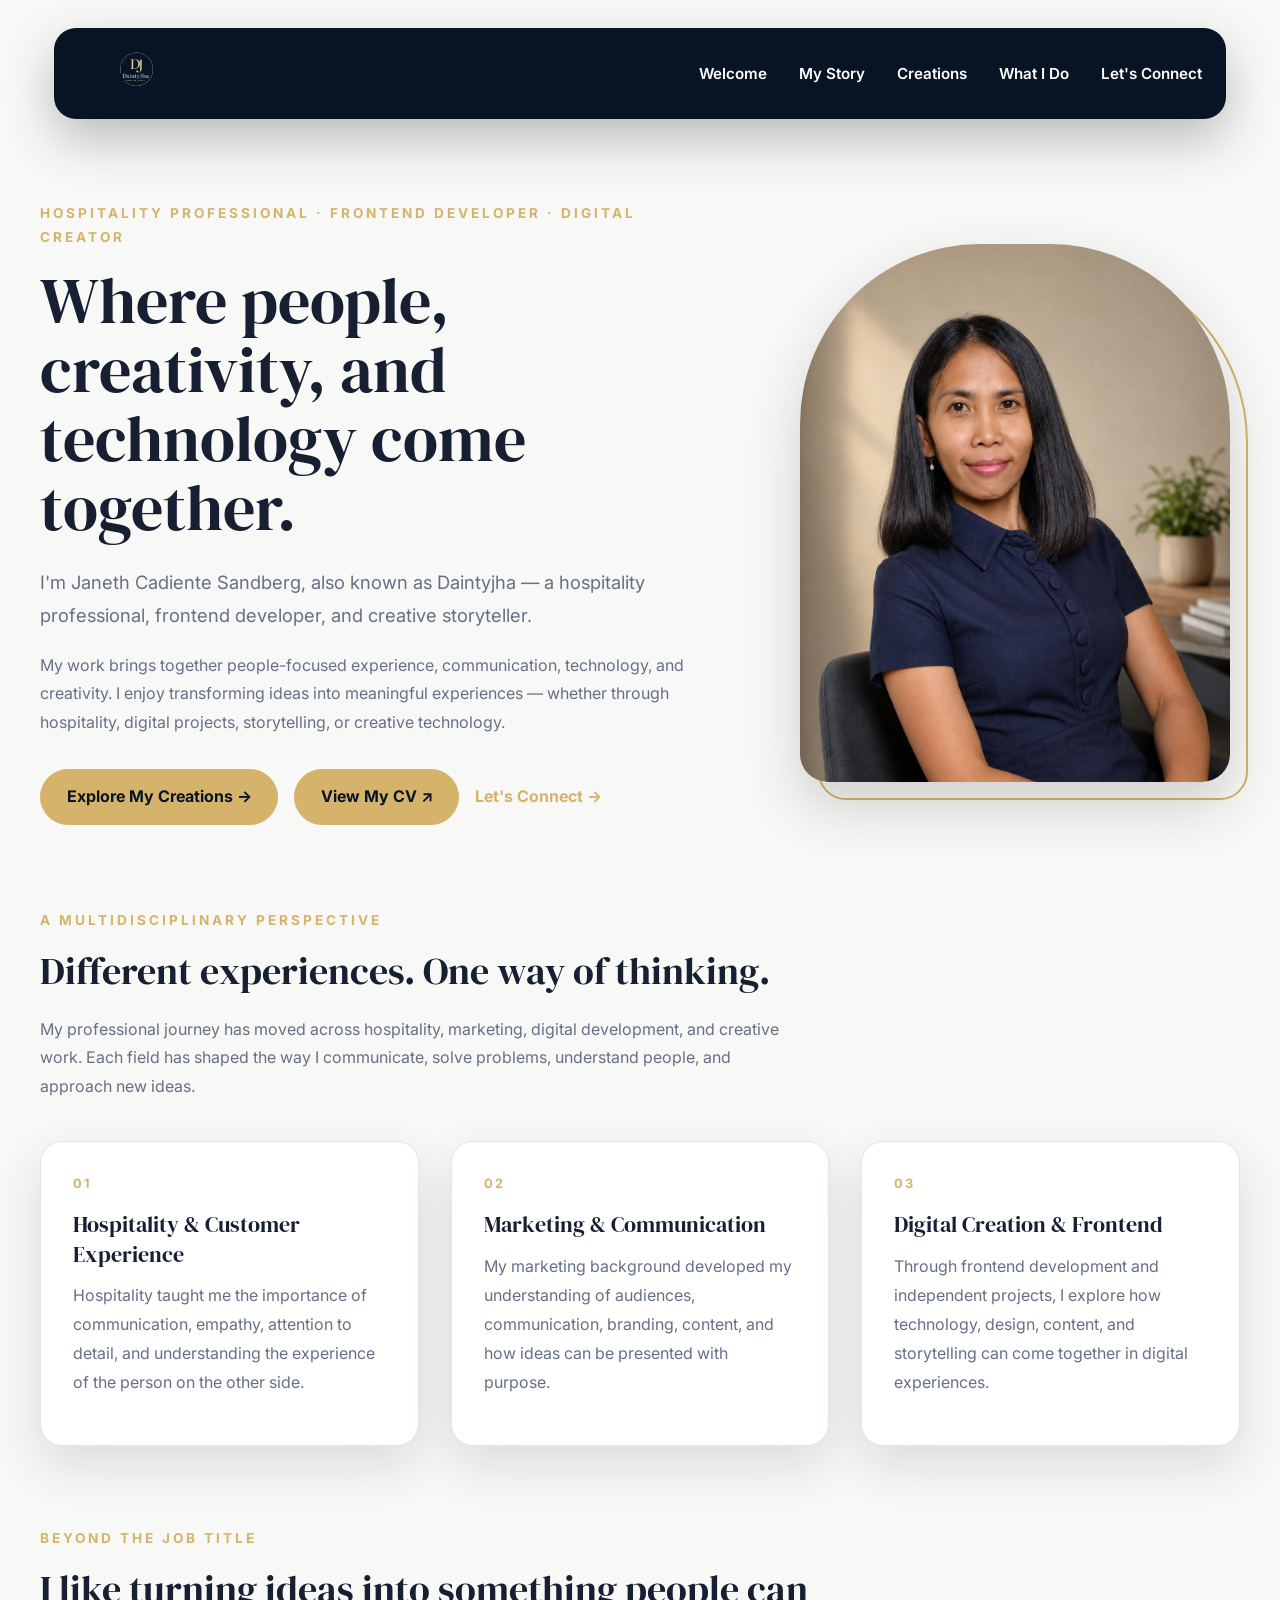
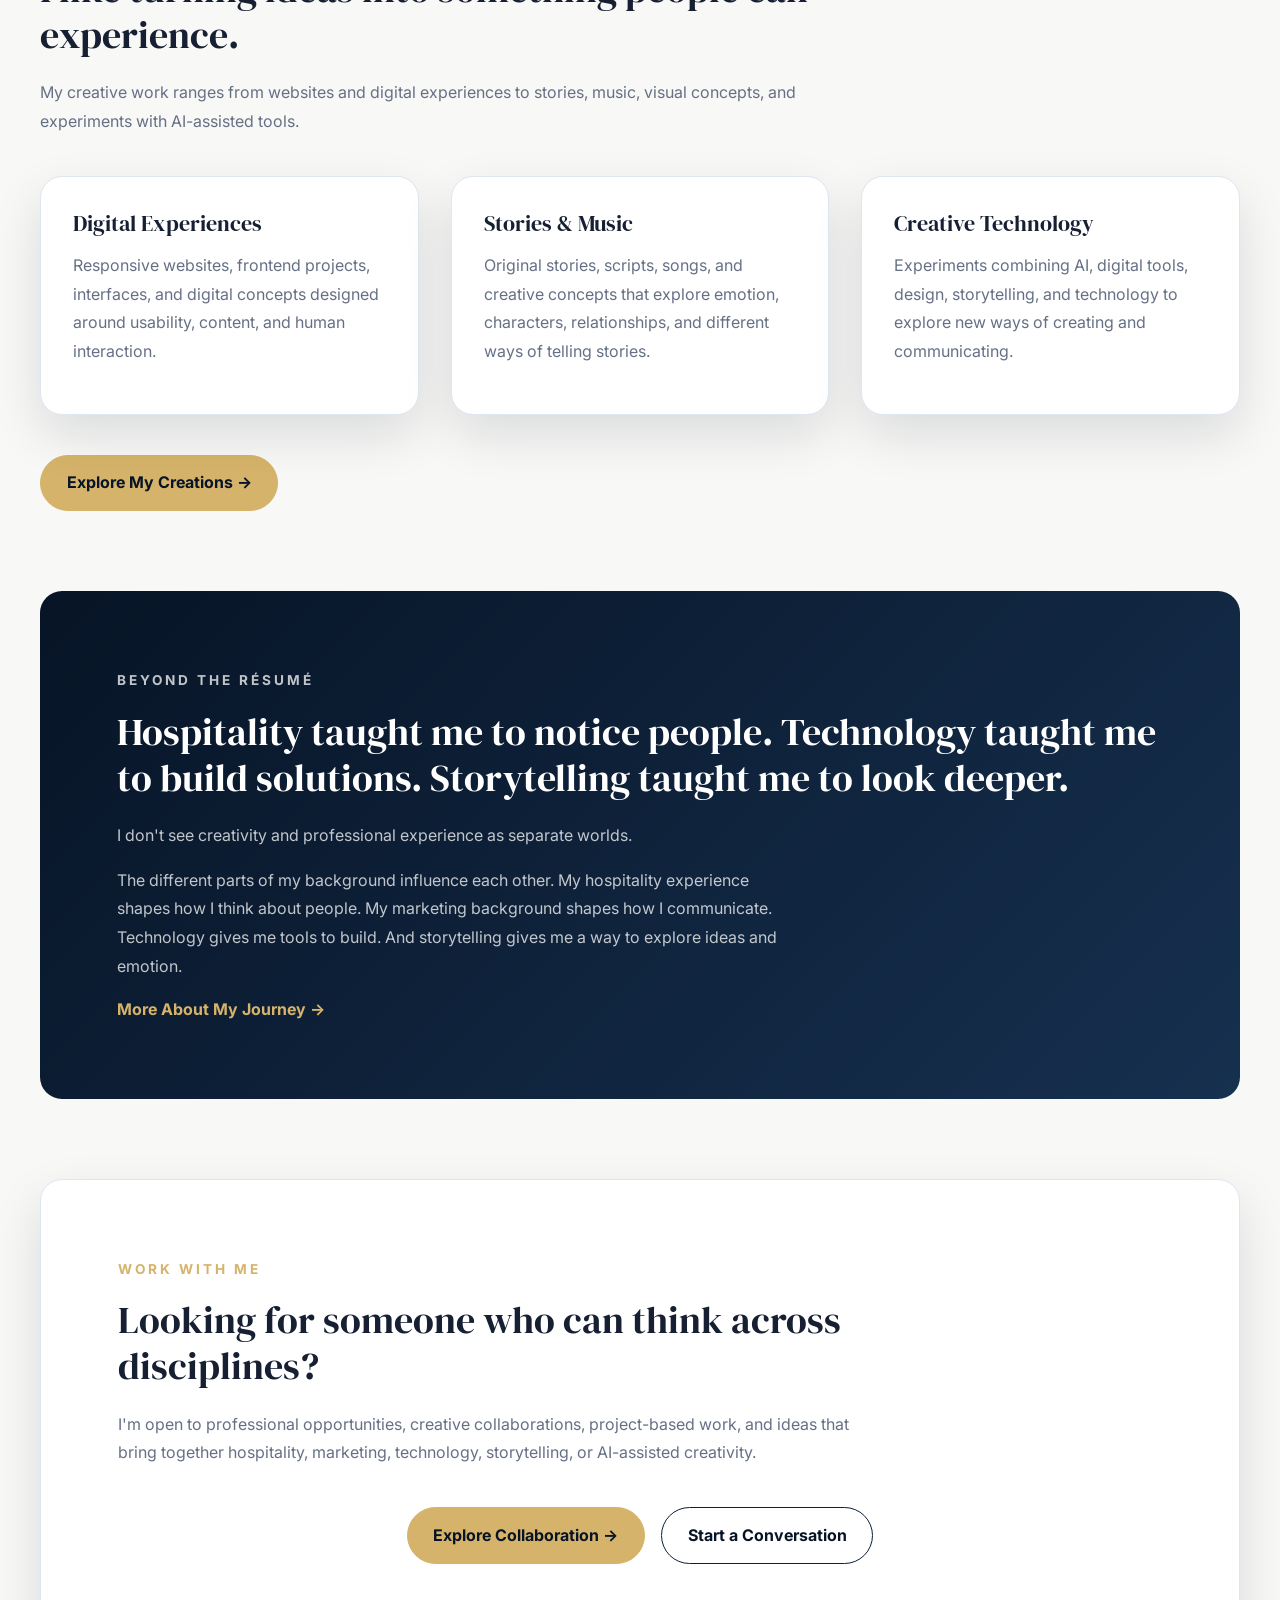
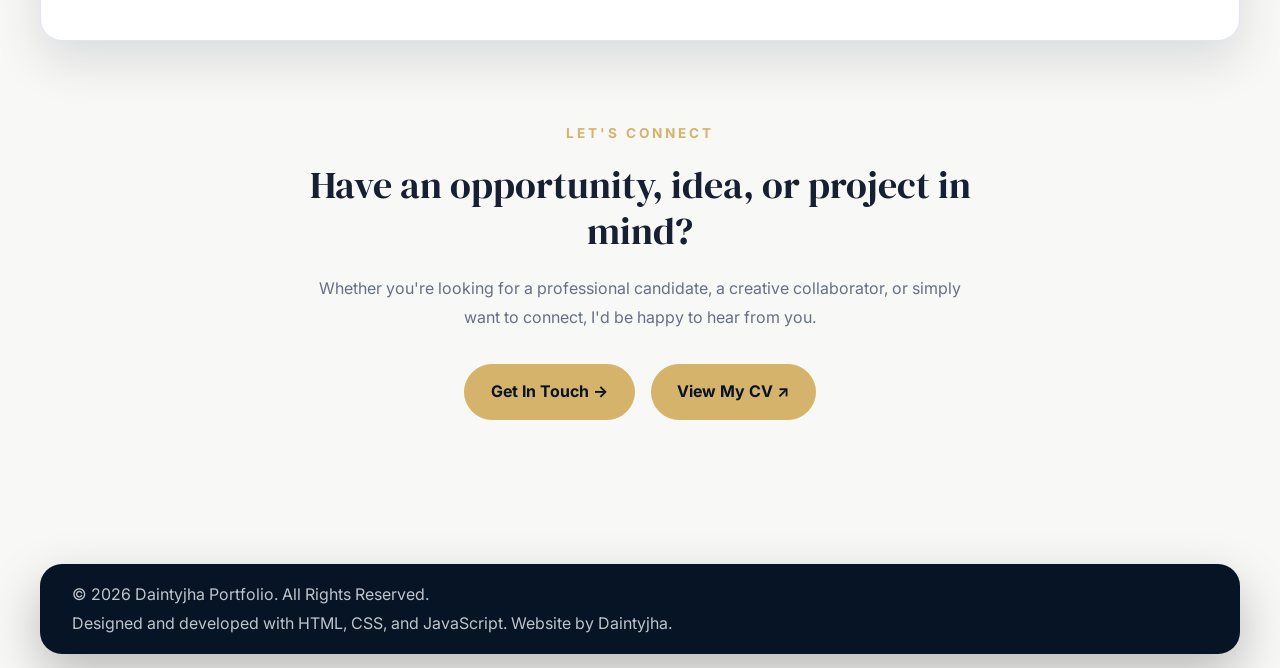
<file: index.html>
<!DOCTYPE html>
<html lang="en">

<head>

    <!-- =========================================
         GOOGLE CONSENT MODE v2
    ========================================== -->

    <script>
        window.dataLayer = window.dataLayer || [];

        function gtag() {
            dataLayer.push(arguments);
        }

        gtag("consent", "default", {
            ad_storage: "denied",
            analytics_storage: "denied",
            ad_user_data: "denied",
            ad_personalization: "denied",
            functionality_storage: "denied",
            personalization_storage: "denied",
            security_storage: "granted",
            wait_for_update: 2000
        });

        gtag("set", "ads_data_redaction", true);
        gtag("set", "url_passthrough", true);
    </script>


    <!-- =========================================
         COOKIEYES
    ========================================== -->

    <script
        id="cookieyes"
        type="text/javascript"
        src="https://cdn-cookieyes.com/client_data/dc407ac7b170aed1c0a980ccf6e65b48/script.js">
    </script>


    <!-- =========================================
         GOOGLE ANALYTICS 4
    ========================================== -->

    <script
        async
        src="https://www.googletagmanager.com/gtag/js?id=G-D48G5HC8G1">
    </script>

    <script>
        gtag("js", new Date());

        gtag("config", "G-D48G5HC8G1");
    </script>


    <!-- =========================================
         BASIC META
    ========================================== -->

    <meta charset="UTF-8">

    <meta
        name="viewport"
        content="width=device-width, initial-scale=1.0"
    >


    <!-- =========================================
         SEO
    ========================================== -->

    <title>
        Janeth Cadiente Sandberg | Hospitality Professional & Frontend Developer
    </title>

    <meta
        name="description"
        content="Learn about Janeth Cadiente Sandberg — a hospitality professional, frontend developer, and creative storyteller creating meaningful digital experiences."
    >

    <meta
        name="author"
        content="Janeth Cadiente Sandberg"
    >


    <!-- =========================================
         GOOGLE FONTS
    ========================================== -->

    <link
        rel="preconnect"
        href="https://fonts.googleapis.com"
    >

    <link
        rel="preconnect"
        href="https://fonts.gstatic.com"
        crossorigin
    >

    <link
        href="https://fonts.googleapis.com/css2?family=Inter:wght@300;400;500;600;700;800&family=DM+Serif+Display&display=swap"
        rel="stylesheet"
    >


    <!-- =========================================
         CSS
    ========================================== -->

    <link
        rel="stylesheet"
        href="style.css"
    >

</head>

<body>

<!-- =========================================
     NAVBAR
========================================== -->

<div id="navbar-container"></div>


<!-- =========================================
     MAIN CONTENT
========================================== -->

<main>


    <!-- =========================================
         HERO
    ========================================== -->

    <section class="hero-with-photo">

        <div class="hero-content">

            <p class="eyebrow">
                Hospitality Professional · Frontend Developer · Digital Creator
            </p>

            <h1>
                Where people, creativity, and technology come together.
            </h1>

            <p class="hero-intro">
                I'm Janeth Cadiente Sandberg, also known as Daintyjha —
                a hospitality professional, frontend developer, and
                creative storyteller.
            </p>

            <p>
                My work brings together people-focused experience,
                communication, technology, and creativity. I enjoy
                transforming ideas into meaningful experiences — whether
                through hospitality, digital projects, storytelling,
                or creative technology.
            </p>


            <div class="hero-buttons">

                <a
                    href="portfolio.html"
                    class="btn"
                >
                    Explore My Creations →
                </a>


                <a
                    href="assets/Janeth_Cadiente_Sandberg_CV.pdf"
                    class="btn btn-primary"
                    target="_blank"
                    rel="noopener noreferrer"
                >
                    View My CV ↗
                </a>


                <a
                    href="contact.html"
                    class="text-link"
                >
                    Let's Connect →
                </a>

            </div>

        </div>


        <div class="hero-photo">

            <img
                src="assets/janeth-portrait.png"
                alt="Portrait of Janeth Cadiente Sandberg"
            >

        </div>

    </section>



    <!-- =========================================
         INTRODUCTION
    ========================================== -->

    <section class="home-introduction">

        <div class="section-heading">

            <p class="eyebrow">
                A Multidisciplinary Perspective
            </p>

            <h2>
                Different experiences. One way of thinking.
            </h2>

            <p>
                My professional journey has moved across hospitality,
                marketing, digital development, and creative work.
                Each field has shaped the way I communicate, solve problems,
                understand people, and approach new ideas.
            </p>

        </div>


        <div class="card-container">

            <article class="card">

                <span class="card-number">
                    01
                </span>

                <h3>
                    Hospitality & Customer Experience
                </h3>

                <p>
                    Hospitality taught me the importance of communication,
                    empathy, attention to detail, and understanding the
                    experience of the person on the other side.
                </p>

            </article>


            <article class="card">

                <span class="card-number">
                    02
                </span>

                <h3>
                    Marketing & Communication
                </h3>

                <p>
                    My marketing background developed my understanding of
                    audiences, communication, branding, content, and how
                    ideas can be presented with purpose.
                </p>

            </article>


            <article class="card">

                <span class="card-number">
                    03
                </span>

                <h3>
                    Digital Creation & Frontend
                </h3>

                <p>
                    Through frontend development and independent projects,
                    I explore how technology, design, content, and
                    storytelling can come together in digital experiences.
                </p>

            </article>

        </div>

    </section>



    <!-- =========================================
         WHAT I CREATE
    ========================================== -->

    <section class="home-creations">

        <div class="section-heading">

            <p class="eyebrow">
                Beyond the Job Title
            </p>

            <h2>
                I like turning ideas into something people can experience.
            </h2>

            <p>
                My creative work ranges from websites and digital
                experiences to stories, music, visual concepts, and
                experiments with AI-assisted tools.
            </p>

        </div>


        <div class="card-container">

            <article class="card">

                <h3>
                    Digital Experiences
                </h3>

                <p>
                    Responsive websites, frontend projects, interfaces,
                    and digital concepts designed around usability,
                    content, and human interaction.
                </p>

            </article>


            <article class="card">

                <h3>
                    Stories & Music
                </h3>

                <p>
                    Original stories, scripts, songs, and creative
                    concepts that explore emotion, characters,
                    relationships, and different ways of telling stories.
                </p>

            </article>


            <article class="card">

                <h3>
                    Creative Technology
                </h3>

                <p>
                    Experiments combining AI, digital tools, design,
                    storytelling, and technology to explore new ways
                    of creating and communicating.
                </p>

            </article>

        </div>


        <div class="section-action">

            <a
                href="portfolio.html"
                class="btn"
            >
                Explore My Creations →
            </a>

        </div>

    </section>



    <!-- =========================================
         BEYOND THE RESUME
    ========================================== -->

    <section class="creative-section">

        <div class="creative-content">

            <p class="eyebrow">
                Beyond the Résumé
            </p>

            <h2>
                Hospitality taught me to notice people.
                Technology taught me to build solutions.
                Storytelling taught me to look deeper.
            </h2>

            <p>
                I don't see creativity and professional experience
                as separate worlds.
            </p>

            <p>
                The different parts of my background influence each other.
                My hospitality experience shapes how I think about people.
                My marketing background shapes how I communicate.
                Technology gives me tools to build.
                And storytelling gives me a way to explore ideas and emotion.
            </p>

            <a
                href="about.html"
                class="text-link"
            >
                More About My Journey →
            </a>

        </div>

    </section>



    <!-- =========================================
         COLLABORATION
    ========================================== -->

    <section class="home-collaboration">

        <div class="section-heading">

            <p class="eyebrow">
                Work With Me
            </p>

            <h2>
                Looking for someone who can think across disciplines?
            </h2>

            <p>
                I'm open to professional opportunities, creative
                collaborations, project-based work, and ideas that bring
                together hospitality, marketing, technology, storytelling,
                or AI-assisted creativity.
            </p>

        </div>


        <div class="home-collaboration-actions">

            <a
                href="services.html"
                class="btn"
            >
                Explore Collaboration →
            </a>


            <a
                href="contact.html"
                class="btn btn-outline"
            >
                Start a Conversation
            </a>

        </div>

    </section>



    <!-- =========================================
         FINAL CTA
    ========================================== -->

    <section class="home-cta">

        <div class="home-cta-content">

            <p class="eyebrow">
                Let's Connect
            </p>

            <h2>
                Have an opportunity, idea, or project in mind?
            </h2>

            <p>
                Whether you're looking for a professional candidate,
                a creative collaborator, or simply want to connect,
                I'd be happy to hear from you.
            </p>


            <div class="hero-buttons">

                <a
                    href="contact.html"
                    class="btn"
                >
                    Get In Touch →
                </a>


                <a
                    href="assets/Janeth_Cadiente_Sandberg_CV.pdf"
                    class="btn btn-primary"
                    target="_blank"
                    rel="noopener noreferrer"
                >
                    View My CV ↗
                </a>

            </div>

        </div>

    </section>

</main>


<!-- =========================================
     FOOTER
========================================== -->

<div id="footer-container"></div>


<!-- =========================================
     PORTFOLIO JAVASCRIPT
========================================== -->

<script src="script.js"></script>

</body>

</html>
</file>
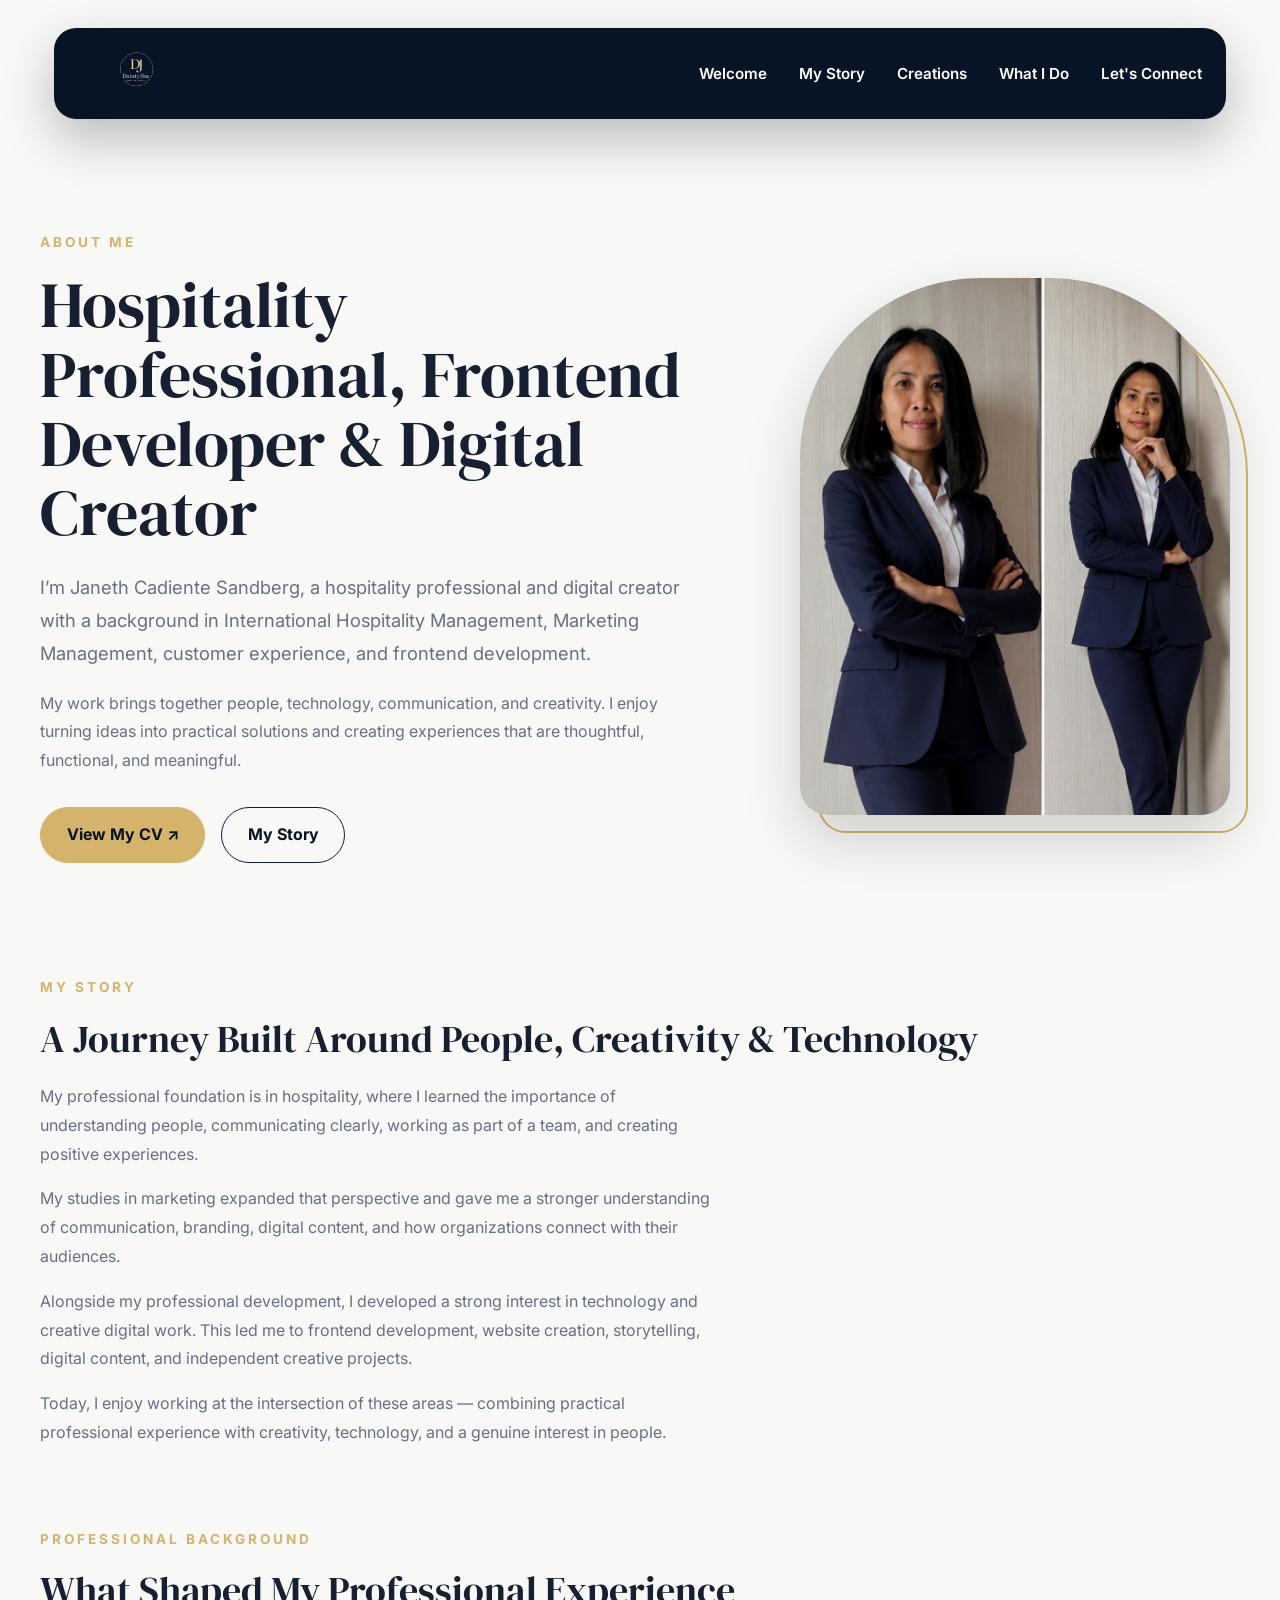
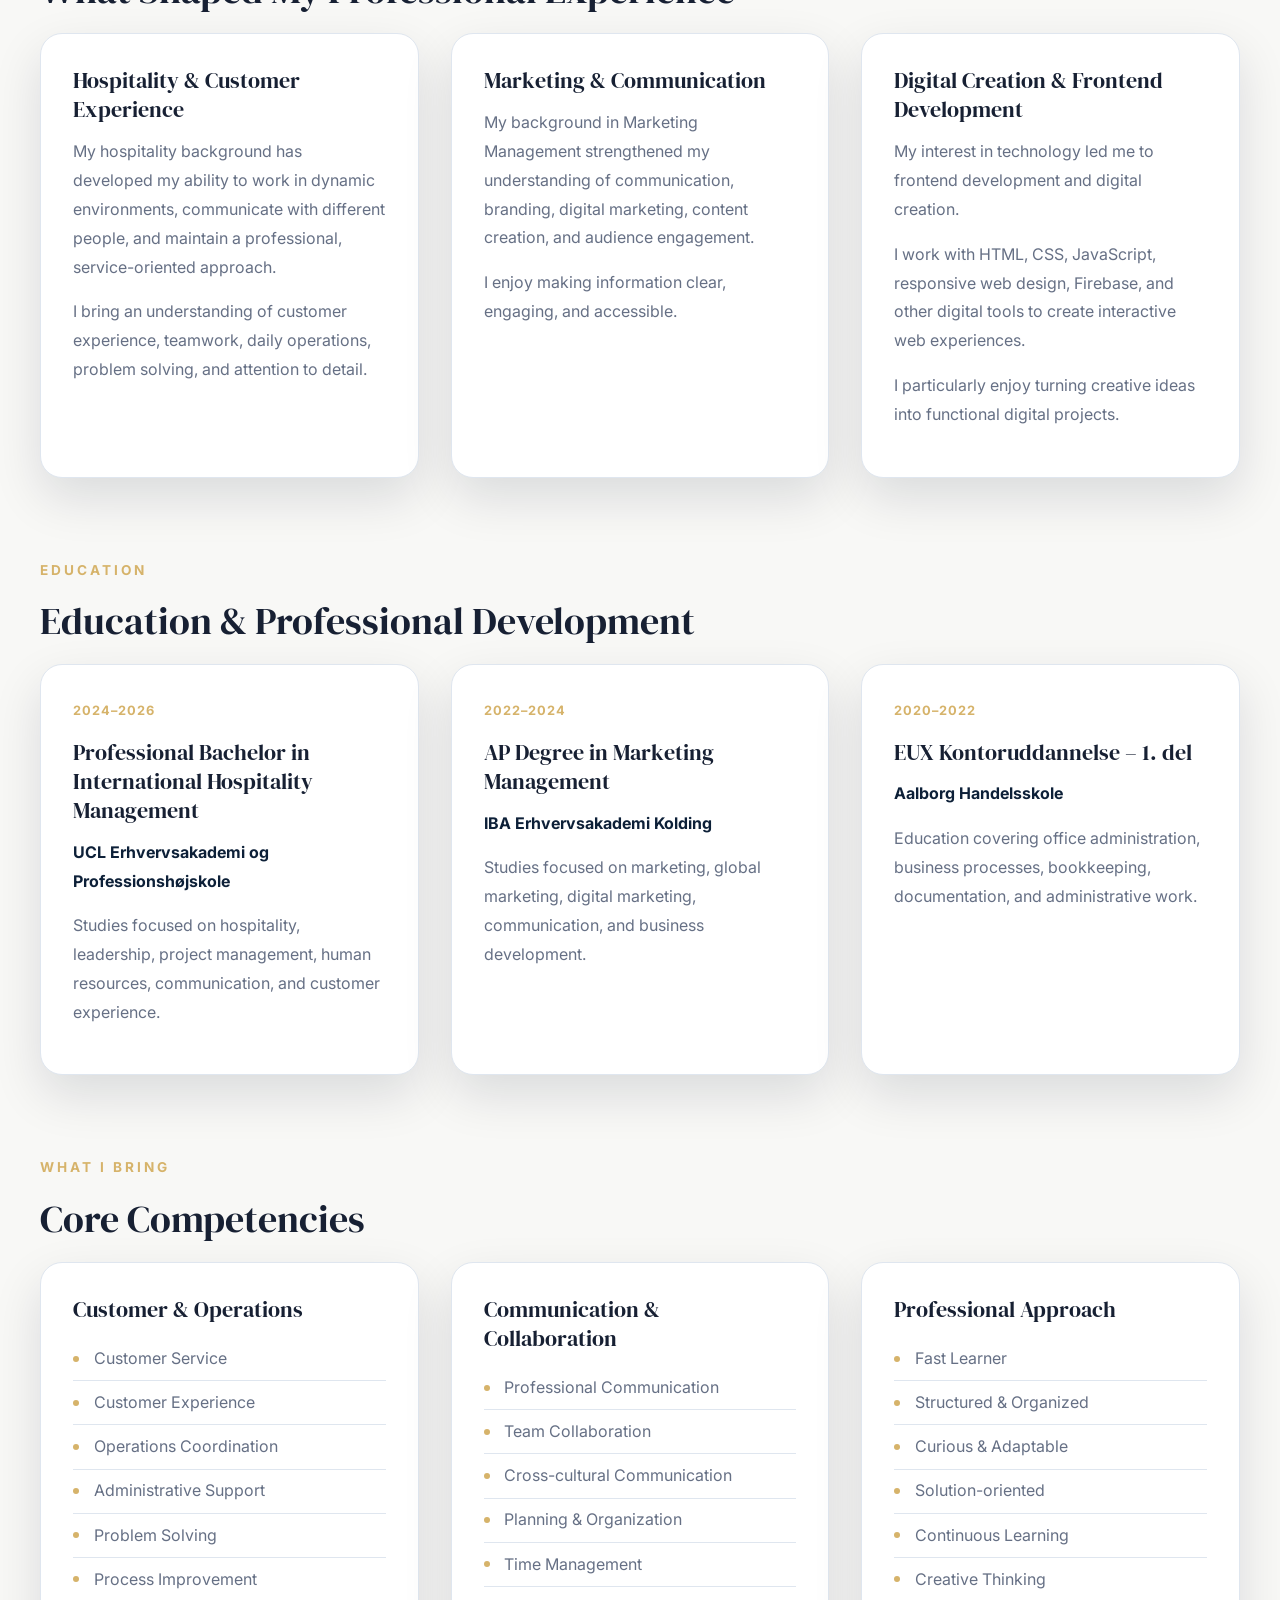
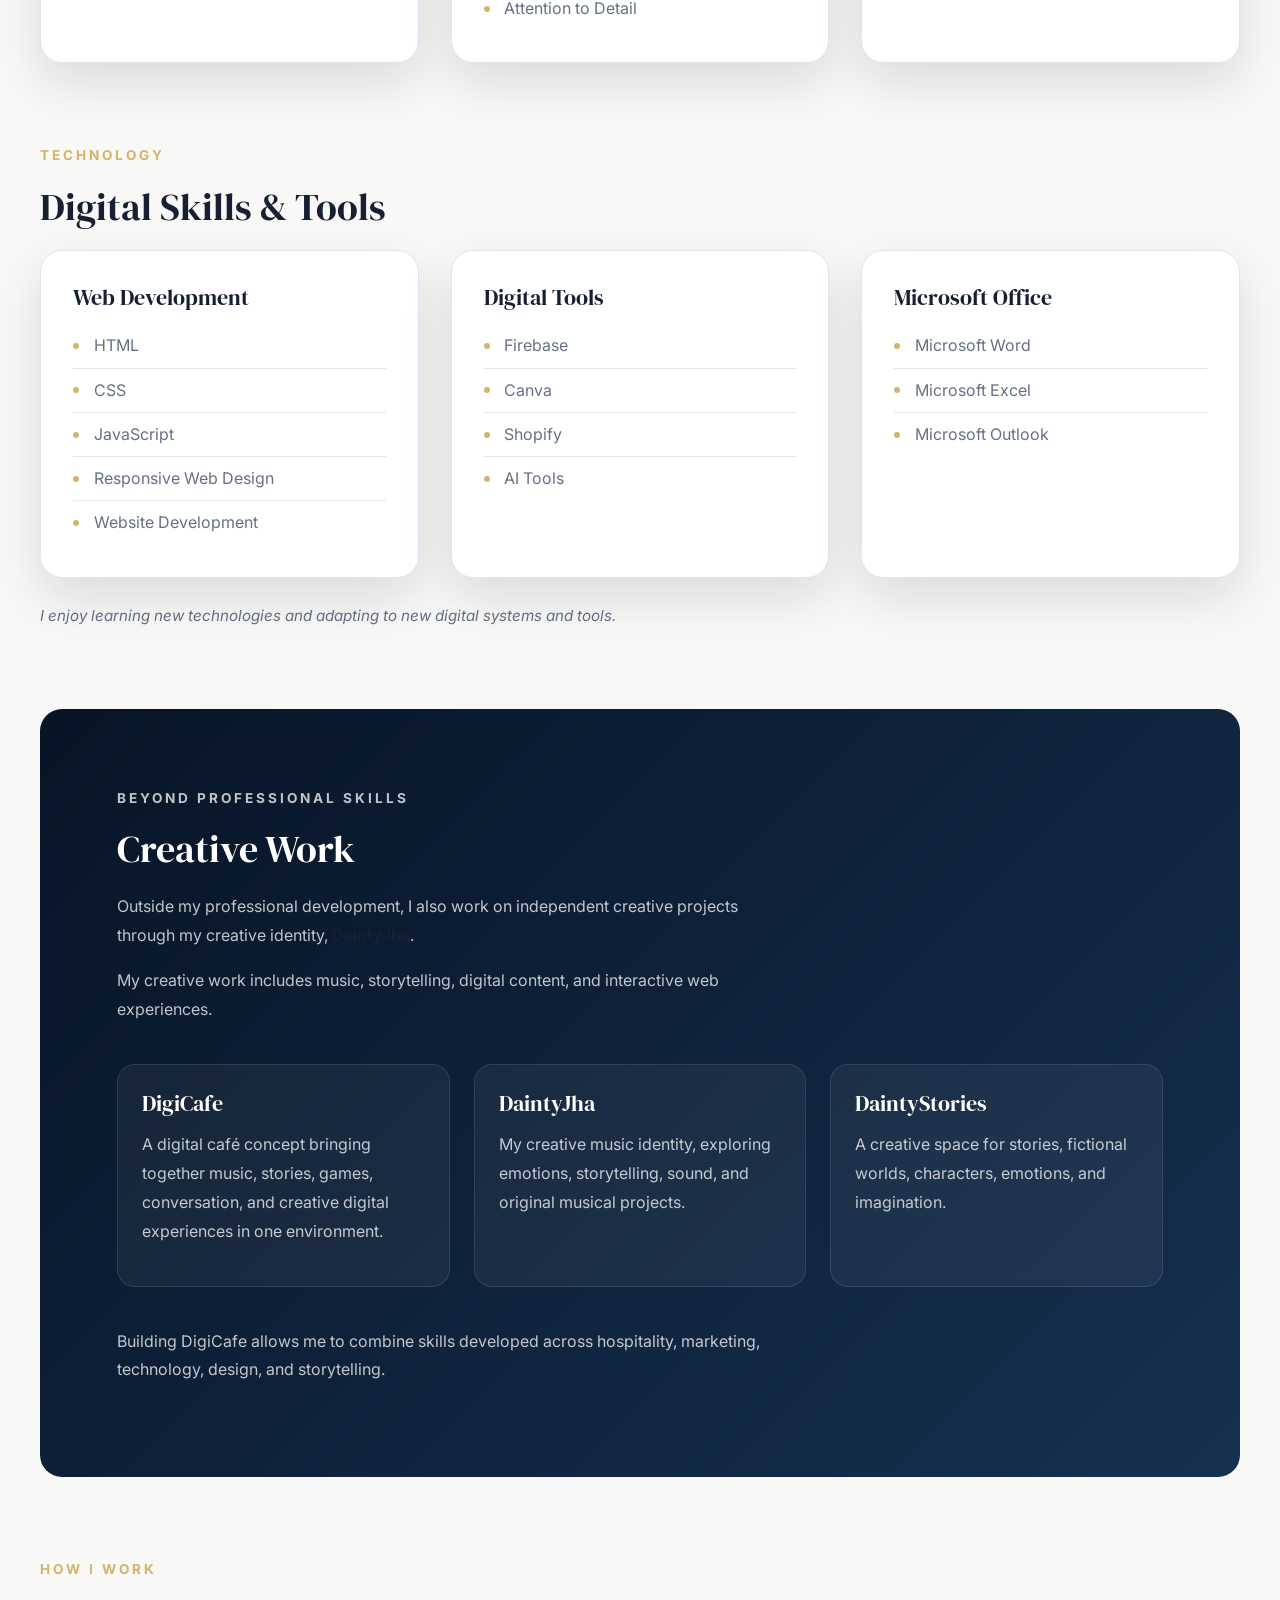
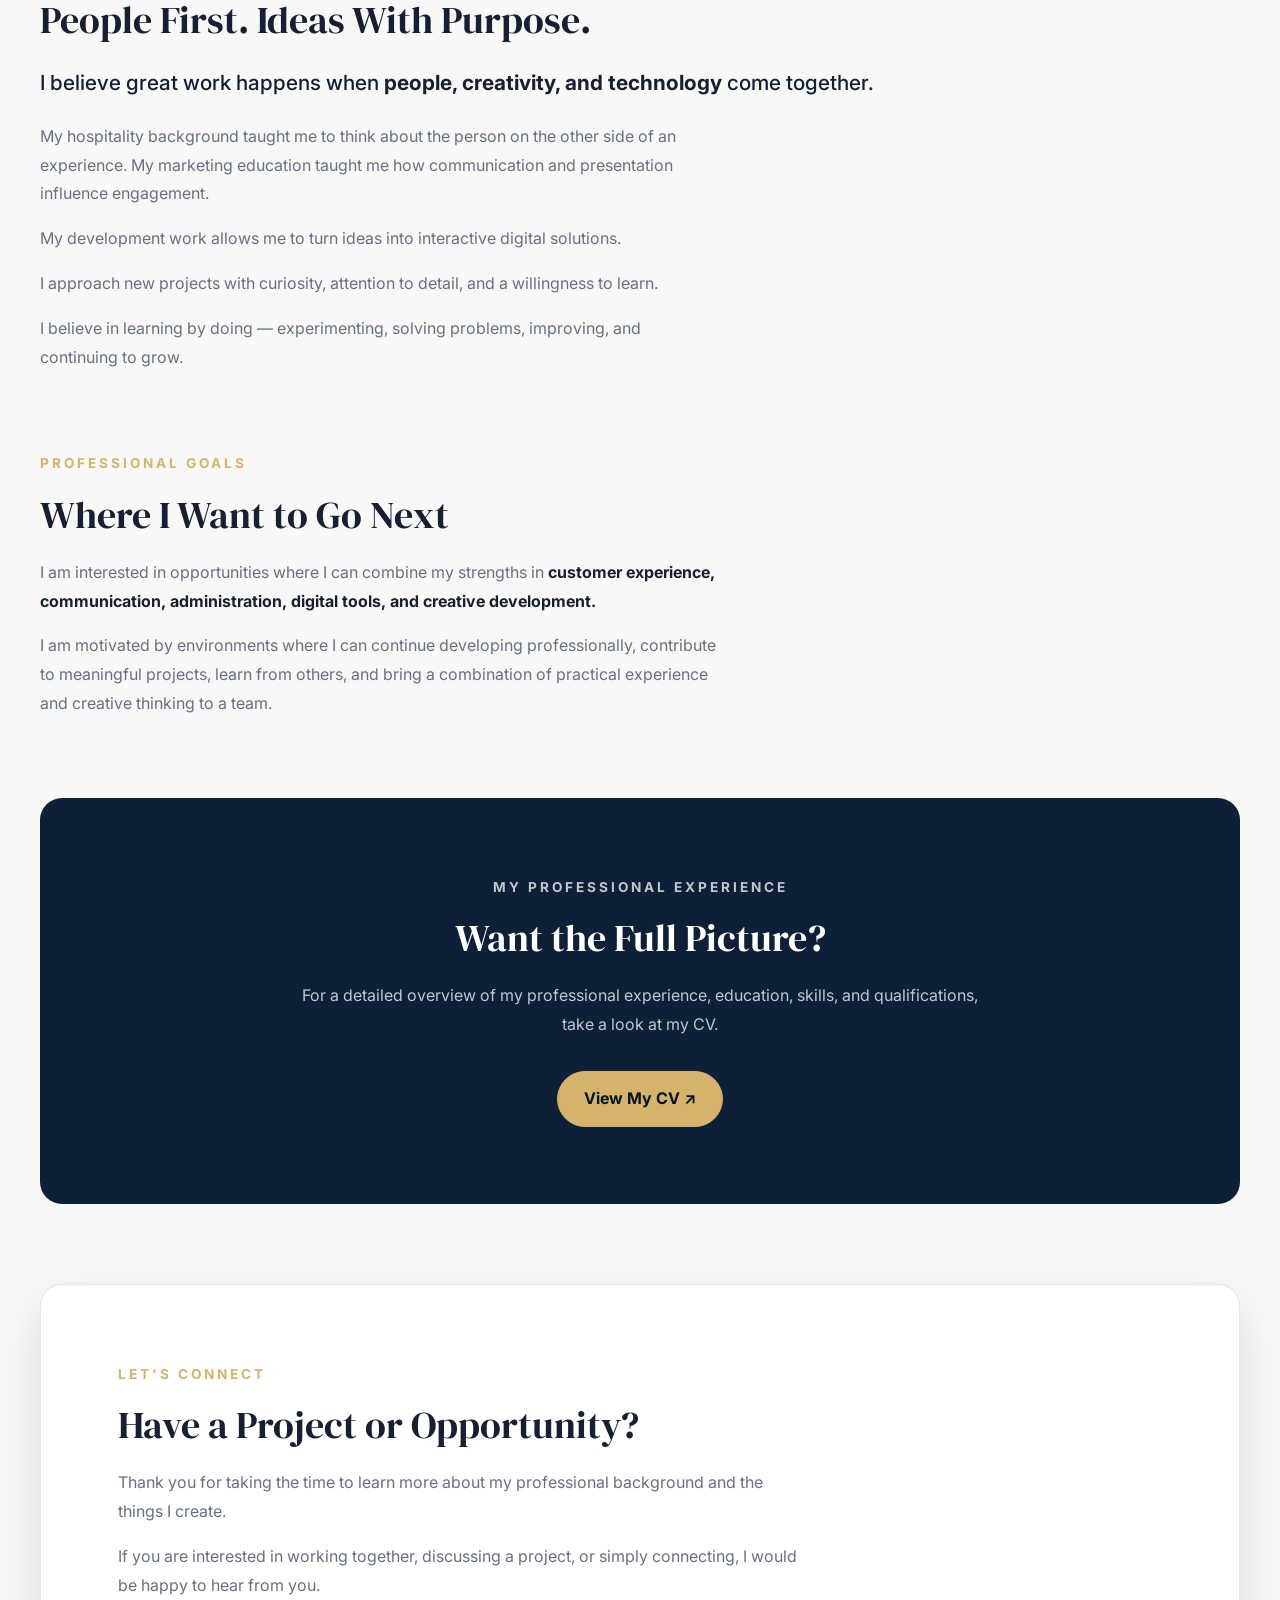
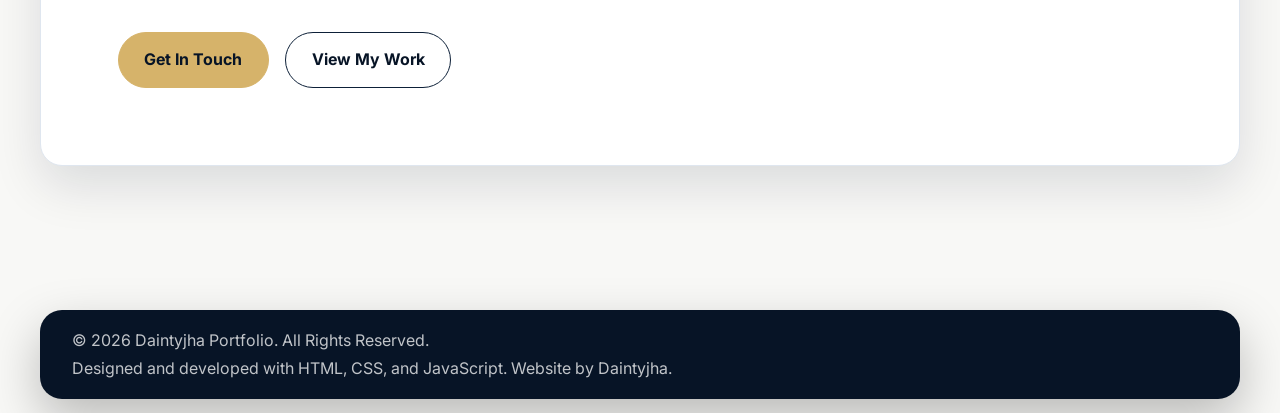
<file: about.html>
<!DOCTYPE html>
<html lang="en">

<head>

    <meta charset="UTF-8">
    <meta name="viewport" content="width=device-width, initial-scale=1.0">

    <!-- SEO -->
    <title>About Janeth Cadiente Sandberg | Hospitality Professional & Frontend Developer</title>

    <meta name="description"
        content="Learn about Janeth Cadiente Sandberg, a hospitality professional, frontend developer, and digital creator combining customer experience, technology, creativity, and storytelling.">

    <meta name="author" content="Janeth Cadiente Sandberg">

    <!-- Fonts -->
    <link rel="preconnect" href="https://fonts.googleapis.com">
    <link rel="preconnect" href="https://fonts.gstatic.com" crossorigin>

    <link
        href="https://fonts.googleapis.com/css2?family=DM+Serif+Display&family=Inter:wght@300;400;500;600;700;800&display=swap"
        rel="stylesheet">

        <!-- CookieYes -->
<script
    id="cookieyes"
    type="text/javascript"
    src="https://cdn-cookieyes.com/client_data/dc407ac7b170aed1c0a980ccf6e65b48/script.js">
</script>

    <!-- CSS -->
    <link rel="stylesheet" href="style.css">

</head>


<body>

    <!-- ============================= -->
    <!-- NAVBAR -->
    <!-- ============================= -->

    <div id="navbar-container"></div>


    <main class="about-page">


        <!-- ============================= -->
        <!-- ABOUT HERO -->
        <!-- ============================= -->

        <section class="hero hero-with-photo about-hero">

            <div class="hero-content">

                <p class="eyebrow"> About Me </p>


                <h1>
                    Hospitality Professional,
                    Frontend Developer & Digital Creator
                </h1>

                <p class="hero-intro">
                    I’m Janeth Cadiente Sandberg, a hospitality professional
                    and digital creator with a background in International
                    Hospitality Management, Marketing Management,
                    customer experience, and frontend development.
                </p>

                <p>
                    My work brings together people, technology, communication,
                    and creativity. I enjoy turning ideas into practical
                    solutions and creating experiences that are thoughtful,
                    functional, and meaningful.
                </p>

                <div class="hero-actions">

                    <a
                        <a href="assets/Janeth_Cadiente_Sandberg_CV.pdf"class="btn btn-primary"target="_blank"rel="noopener noreferrer"> View My CV ↗</a>
                    <a
                        href="#my-story"
                        class="btn btn-secondary"
                    >
                        My Story
                    </a>

                </div>
            </div>
 <div class="hero-photo">
                    <img src="assets/Janeth-professional.png"alt="Janeth Cadiente Sandberg" ></div>
        </section>

        <!-- ============================= -->
        <!-- MY STORY -->
        <!-- ============================= -->

        <section id="my-story">

            <p class="eyebrow">
                My Story
            </p>
            <h2>
                A Journey Built Around People, Creativity & Technology
            </h2>


            <p>
                My professional foundation is in hospitality, where I learned
                the importance of understanding people, communicating clearly,
                working as part of a team, and creating positive experiences.
            </p>


            <p>
                My studies in marketing expanded that perspective and gave me
                a stronger understanding of communication, branding, digital
                content, and how organizations connect with their audiences.
            </p>


            <p>
                Alongside my professional development, I developed a strong
                interest in technology and creative digital work. This led me
                to frontend development, website creation, storytelling,
                digital content, and independent creative projects.
            </p>


            <p>
                Today, I enjoy working at the intersection of these areas —
                combining practical professional experience with creativity,
                technology, and a genuine interest in people.
            </p>

        </section>



        <!-- ============================= -->
        <!-- PROFESSIONAL BACKGROUND -->
        <!-- ============================= -->

        <section id="professional-background">

            <p class="eyebrow">
                Professional Background
            </p>


            <h2>
                What Shaped My Professional Experience
            </h2>


            <div class="card-container">


                <!-- Hospitality -->

                <div class="card">

                    <h3>
                        Hospitality & Customer Experience
                    </h3>

                    <p>
                        My hospitality background has developed my ability
                        to work in dynamic environments, communicate with
                        different people, and maintain a professional,
                        service-oriented approach.
                    </p>

                    <p>
                        I bring an understanding of customer experience,
                        teamwork, daily operations, problem solving,
                        and attention to detail.
                    </p>

                </div>



                <!-- Marketing -->

                <div class="card">

                    <h3>
                        Marketing & Communication
                    </h3>

                    <p>
                        My background in Marketing Management strengthened
                        my understanding of communication, branding,
                        digital marketing, content creation, and audience
                        engagement.
                    </p>

                    <p>
                        I enjoy making information clear, engaging,
                        and accessible.
                    </p>

                </div>



                <!-- Digital -->

                <div class="card">

                    <h3>
                        Digital Creation & Frontend Development
                    </h3>

                    <p>
                        My interest in technology led me to frontend
                        development and digital creation.
                    </p>

                    <p>
                        I work with HTML, CSS, JavaScript, responsive
                        web design, Firebase, and other digital tools
                        to create interactive web experiences.
                    </p>

                    <p>
                        I particularly enjoy turning creative ideas
                        into functional digital projects.
                    </p>

                </div>

            </div>

        </section>



        <!-- ============================= -->
        <!-- EDUCATION -->
        <!-- ============================= -->

        <section>

            <p class="eyebrow">
                Education
            </p>


            <h2>
                Education & Professional Development
            </h2>


            <div class="card-container">


                <div class="card education-card">

                    <span class="education-year">
                        2024–2026
                    </span>

                    <h3>
                        Professional Bachelor in
                        International Hospitality Management
                    </h3>

                    <p class="institution">
                        UCL Erhvervsakademi og Professionshøjskole
                    </p>

                    <p>
                        Studies focused on hospitality, leadership,
                        project management, human resources,
                        communication, and customer experience.
                    </p>

                </div>



                <div class="card education-card">

                    <span class="education-year">
                        2022–2024
                    </span>

                    <h3>
                        AP Degree in Marketing Management
                    </h3>

                    <p class="institution">
                        IBA Erhvervsakademi Kolding
                    </p>

                    <p>
                        Studies focused on marketing, global marketing,
                        digital marketing, communication, and business
                        development.
                    </p>

                </div>



                <div class="card education-card">

                    <span class="education-year">
                        2020–2022
                    </span>

                    <h3>
                        EUX Kontoruddannelse – 1. del
                    </h3>

                    <p class="institution">
                        Aalborg Handelsskole
                    </p>

                    <p>
                        Education covering office administration,
                        business processes, bookkeeping, documentation,
                        and administrative work.
                    </p>

                </div>

            </div>

        </section>



        <!-- ============================= -->
        <!-- CORE COMPETENCIES -->
        <!-- ============================= -->

        <section>

            <p class="eyebrow">
                What I Bring
            </p>


            <h2>
                Core Competencies
            </h2>


            <div class="card-container">


                <div class="card">

                    <h3>
                        Customer & Operations
                    </h3>

                    <ul class="skill-list">
                        <li>Customer Service</li>
                        <li>Customer Experience</li>
                        <li>Operations Coordination</li>
                        <li>Administrative Support</li>
                        <li>Problem Solving</li>
                        <li>Process Improvement</li>
                    </ul>

                </div>



                <div class="card">

                    <h3>
                        Communication & Collaboration
                    </h3>

                    <ul class="skill-list">
                        <li>Professional Communication</li>
                        <li>Team Collaboration</li>
                        <li>Cross-cultural Communication</li>
                        <li>Planning & Organization</li>
                        <li>Time Management</li>
                        <li>Attention to Detail</li>
                    </ul>

                </div>



                <div class="card">

                    <h3>
                        Professional Approach
                    </h3>

                    <ul class="skill-list">
                        <li>Fast Learner</li>
                        <li>Structured & Organized</li>
                        <li>Curious & Adaptable</li>
                        <li>Solution-oriented</li>
                        <li>Continuous Learning</li>
                        <li>Creative Thinking</li>
                    </ul>

                </div>

            </div>

        </section>



        <!-- ============================= -->
        <!-- DIGITAL SKILLS -->
        <!-- ============================= -->

        <section>

            <p class="eyebrow">
                Technology
            </p>


            <h2>
                Digital Skills & Tools
            </h2>


            <div class="card-container">


                <div class="card">

                    <h3>
                        Web Development
                    </h3>

                    <ul class="skill-list">
                        <li>HTML</li>
                        <li>CSS</li>
                        <li>JavaScript</li>
                        <li>Responsive Web Design</li>
                        <li>Website Development</li>
                    </ul>

                </div>



                <div class="card">

                    <h3>
                        Digital Tools
                    </h3>

                    <ul class="skill-list">
                        <li>Firebase</li>
                        <li>Canva</li>
                        <li>Shopify</li>
                        <li>AI Tools</li>
                    </ul>

                </div>



                <div class="card">

                    <h3>
                        Microsoft Office
                    </h3>

                    <ul class="skill-list">
                        <li>Microsoft Word</li>
                        <li>Microsoft Excel</li>
                        <li>Microsoft Outlook</li>
                    </ul>

                </div>

            </div>


            <p class="section-note">
                I enjoy learning new technologies and adapting to new
                digital systems and tools.
            </p>

        </section>



        <!-- ============================= -->
        <!-- CREATIVE WORK -->
        <!-- ============================= -->

        <section class="creative-section">

            <p class="eyebrow">
                Beyond Professional Skills
            </p>


            <h2>
                Creative Work
            </h2>


            <p>
                Outside my professional development, I also work on
                independent creative projects through my creative identity,
                <strong>DaintyJha</strong>.
            </p>


            <p>
                My creative work includes music, storytelling, digital
                content, and interactive web experiences.
            </p>


            <div class="creative-highlight">


                <div>

                    <h3>
                        DigiCafe
                    </h3>

                    <p>
                        A digital café concept bringing together music,
                        stories, games, conversation, and creative digital
                        experiences in one environment.
                    </p>

                </div>



                <div>

                    <h3>
                        DaintyJha
                    </h3>

                    <p>
                        My creative music identity, exploring emotions,
                        storytelling, sound, and original musical projects.
                    </p>

                </div>



                <div>

                    <h3>
                        DaintyStories
                    </h3>

                    <p>
                        A creative space for stories, fictional worlds,
                        characters, emotions, and imagination.
                    </p>

                </div>


            </div>


            <p>
                Building DigiCafe allows me to combine skills developed
                across hospitality, marketing, technology, design,
                and storytelling.
            </p>

        </section>



        <!-- ============================= -->
        <!-- MY APPROACH -->
        <!-- ============================= -->

        <section>

            <p class="eyebrow">
                How I Work
            </p>


            <h2>
                People First. Ideas With Purpose.
            </h2>


            <div class="approach-content">

                <p class="approach-highlight">
                    I believe great work happens when
                    <strong>people, creativity, and technology</strong>
                    come together.
                </p>


                <p>
                    My hospitality background taught me to think about
                    the person on the other side of an experience.
                    My marketing education taught me how communication
                    and presentation influence engagement.
                </p>


                <p>
                    My development work allows me to turn ideas into
                    interactive digital solutions.
                </p>


                <p>
                    I approach new projects with curiosity, attention
                    to detail, and a willingness to learn.
                </p>


                <p>
                    I believe in learning by doing — experimenting,
                    solving problems, improving, and continuing to grow.
                </p>

            </div>

        </section>



        <!-- ============================= -->
        <!-- PROFESSIONAL GOALS -->
        <!-- ============================= -->

        <section class="career-section">

            <p class="eyebrow">
                Professional Goals
            </p>


            <h2>
                Where I Want to Go Next
            </h2>


            <p>
                I am interested in opportunities where I can combine
                my strengths in <strong>customer experience,
                communication, administration, digital tools,
                and creative development.</strong>
            </p>


            <p>
                I am motivated by environments where I can continue
                developing professionally, contribute to meaningful
                projects, learn from others, and bring a combination
                of practical experience and creative thinking to a team.
            </p>

        </section>



        <!-- ============================= -->
        <!-- CV CTA -->
        <!-- ============================= -->

        <section class="cv-section">

            <div class="cv-content">

                <p class="eyebrow">
                    My Professional Experience
                </p>


                <h2>
                    Want the Full Picture?
                </h2>


                <p>
                    For a detailed overview of my professional experience,
                    education, skills, and qualifications, take a look
                    at my CV.
                </p>


                <div class="hero-actions">

            <a href="assets/Janeth_Cadiente_Sandberg_CV.pdf"
   class="btn btn-primary"target="_blank"rel="noopener noreferrer"> View My CV ↗</a>

                </div>

            </div>

        </section>



        <!-- ============================= -->
        <!-- CONTACT CTA -->
        <!-- ============================= -->

        <section class="contact-section">

            <p class="eyebrow">
                Let's Connect
            </p>


            <h2>
                Have a Project or Opportunity?
            </h2>


            <p>
                Thank you for taking the time to learn more about
                my professional background and the things I create.
            </p>


            <p>
                If you are interested in working together, discussing
                a project, or simply connecting, I would be happy
                to hear from you.
            </p>


            <div class="hero-actions">

                <a
                    href="contact.html"
                    class="btn btn-primary"
                >
                    Get In Touch
                </a>


                <a
                    href="portfolio.html"
                    class="btn btn-secondary"
                >
                    View My Work
                </a>

            </div>

        </section>


    </main>


    <!-- ============================= -->
    <!-- FOOTER -->
    <!-- ============================= -->

    <div id="footer-container"></div>


    <script src="script.js"></script>

</body>

</html>
</file>
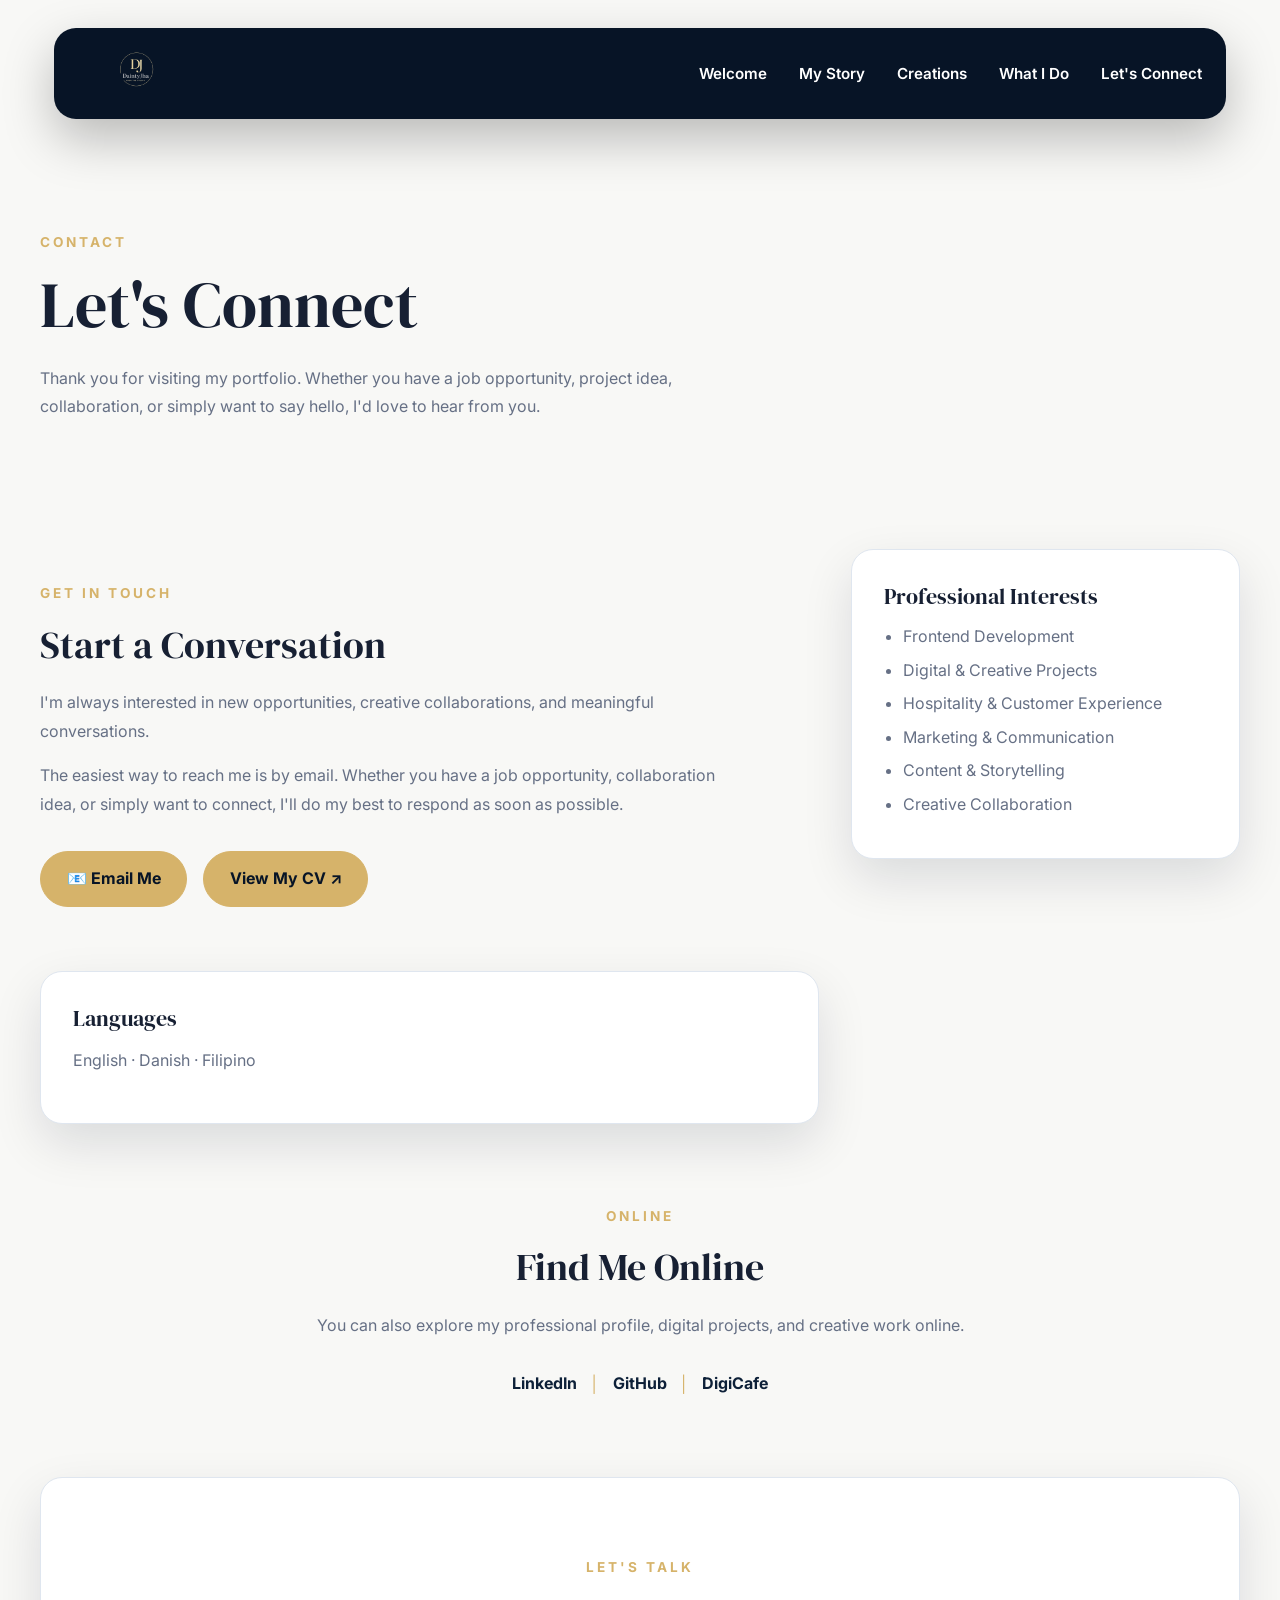
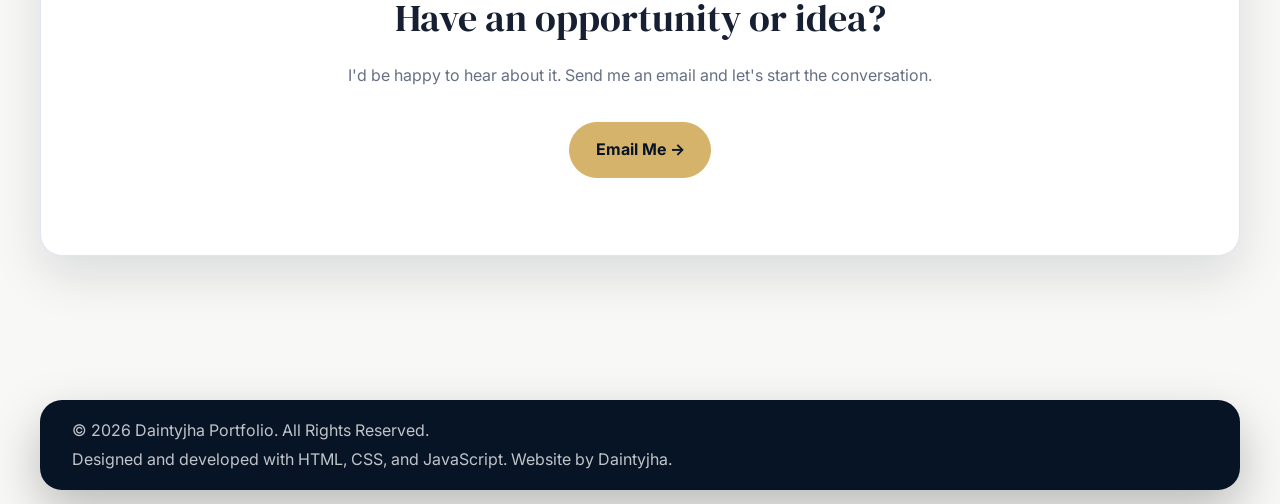
<file: contact.html>
<!DOCTYPE html>
<html lang="en">

<head>

    <meta charset="UTF-8">
    <meta name="viewport" content="width=device-width, initial-scale=1.0">

    <!-- SEO -->
    <title>Contact | Janeth Cadiente Sandberg</title>

   <meta name="description"
        content="Learn about Janeth Cadiente Sandberg — a hospitality professional, frontend developer, and creative storyteller creating meaningful digital experiences.">

    <meta name="author" content="Janeth Cadiente Sandberg">
<link rel="preconnect" href="https://fonts.googleapis.com">

<link rel="preconnect" href="https://fonts.gstatic.com" crossorigin>

<link href="https://fonts.googleapis.com/css2?family=Inter:wght@300;400;500;600;700;800&family=DM+Serif+Display&display=swap" rel="stylesheet">

<!-- CookieYes -->
<script
    id="cookieyes"
    type="text/javascript"
    src="https://cdn-cookieyes.com/client_data/dc407ac7b170aed1c0a980ccf6e65b48/script.js">
</script>

    <!-- CSS -->
    <link rel="stylesheet" href="style.css">

</head>

<body>

    <!-- Navbar -->
    <div id="navbar-container"></div>

   <main>
<!-- ================= HERO ================= -->

<section class="page-hero">

    <p class="eyebrow">Contact</p>

    <h1>Let's Connect</h1>

    <p>
        Thank you for visiting my portfolio.
        Whether you have a job opportunity, project idea,
        collaboration, or simply want to say hello,
        I'd love to hear from you.
    </p>

</section>


<!-- ================= CONTACT ================= -->

<section class="contact-container">

    <div class="contact-info">

        <p class="eyebrow">
            Get in Touch
        </p>

        <h2>
            Start a Conversation
        </h2>

        <p>
            I'm always interested in new opportunities,
            creative collaborations, and meaningful conversations.
        </p>

        <p>
            The easiest way to reach me is by email. Whether you have
            a job opportunity, collaboration idea, or simply want to
            connect, I'll do my best to respond as soon as possible.
        </p>

        <div class="contact-actions">

            <a href="mailto:jancad25@gmail.com" class="btn">
                📧 Email Me
            </a>

            <a href="assets/Janeth_Cadiente_Sandberg_CV.pdf"
   class="btn btn-primary"
   target="_blank"
   rel="noopener noreferrer">
    View My CV ↗
</a>

        </div>

    </div>


    <!-- ================= PROFESSIONAL INTERESTS ================= -->

    <div class="contact-card">

        <h3>
            Professional Interests
        </h3>

        <ul>
            <li>Frontend Development</li>
            <li>Digital & Creative Projects</li>
            <li>Hospitality & Customer Experience</li>
            <li>Marketing & Communication</li>
            <li>Content & Storytelling</li>
            <li>Creative Collaboration</li>
        </ul>

    </div>


    <!-- ================= LANGUAGES ================= -->

    <div class="contact-card">

        <h3>
            Languages
        </h3>

        <p>
            English · Danish · Filipino
        </p>

    </div>

</section>


<!-- ================= ONLINE ================= -->

<section class="social-section">

    <p class="eyebrow">
        Online
    </p>

    <h2>
        Find Me Online
    </h2>

    <p>
        You can also explore my professional profile,
        digital projects, and creative work online.
    </p>

    <div class="social-links">

        <a href="https://www.linkedin.com/in/janeth-c-s-/"
           target="_blank"
           rel="noopener noreferrer">
            LinkedIn
        </a>

        <span aria-hidden="true">│</span>

        <a href="https://github.com/daintyjha"
           target="_blank"
           rel="noopener noreferrer">
            GitHub
        </a>

        <span aria-hidden="true">│</span>

        <a href="https://digicafe.app/"
           target="_blank"
           rel="noopener noreferrer">
            DigiCafe
        </a>

    </div>

</section>


<!-- ================= FINAL CTA ================= -->

<section class="contact-cta">

    <p class="eyebrow">
        Let's Talk
    </p>

    <h2>
        Have an opportunity or idea?
    </h2>

    <p>
        I'd be happy to hear about it.
        Send me an email and let's start the conversation.
    </p>

    <a href="mailto:jancad25@gmail.com" class="btn">
        Email Me →
    </a>

</section>

</main>


    <!-- Footer -->
    <div id="footer-container"></div>

    <script src="script.js"></script>

</body>

</html>
</file>
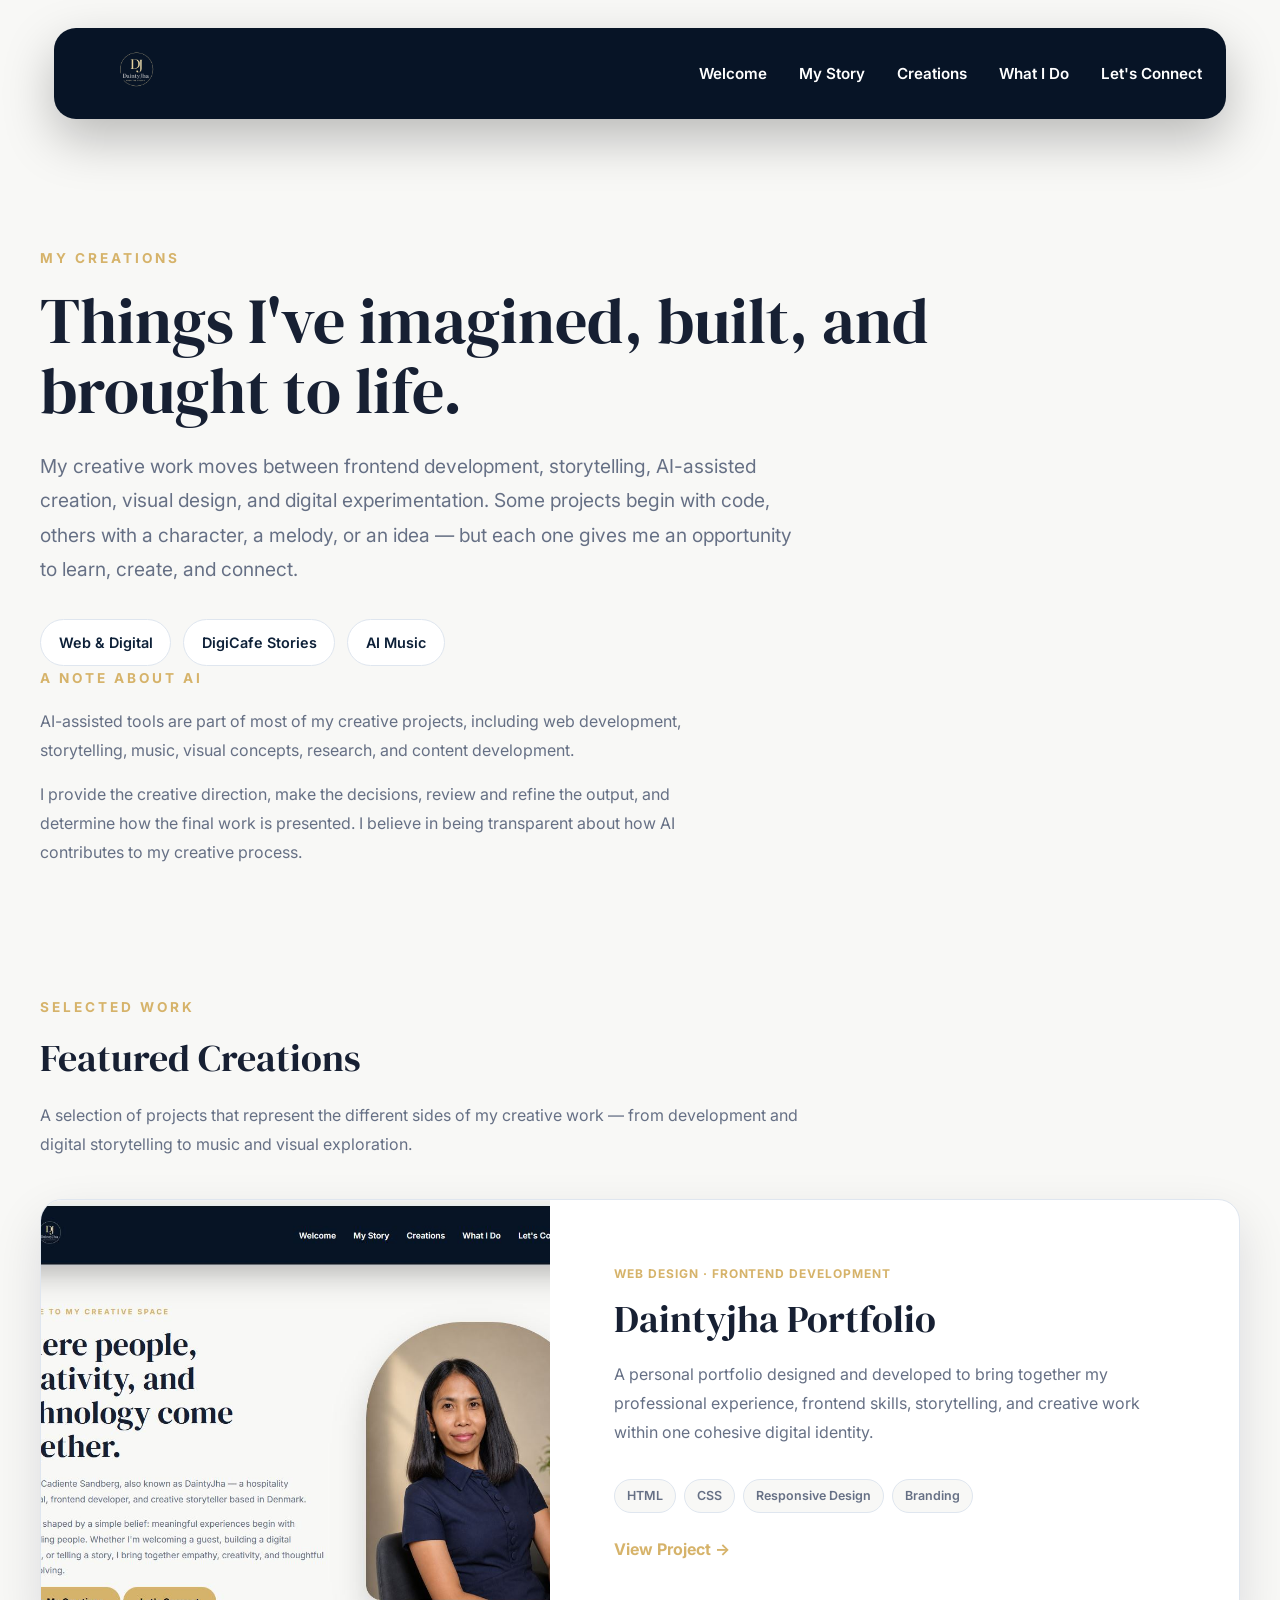
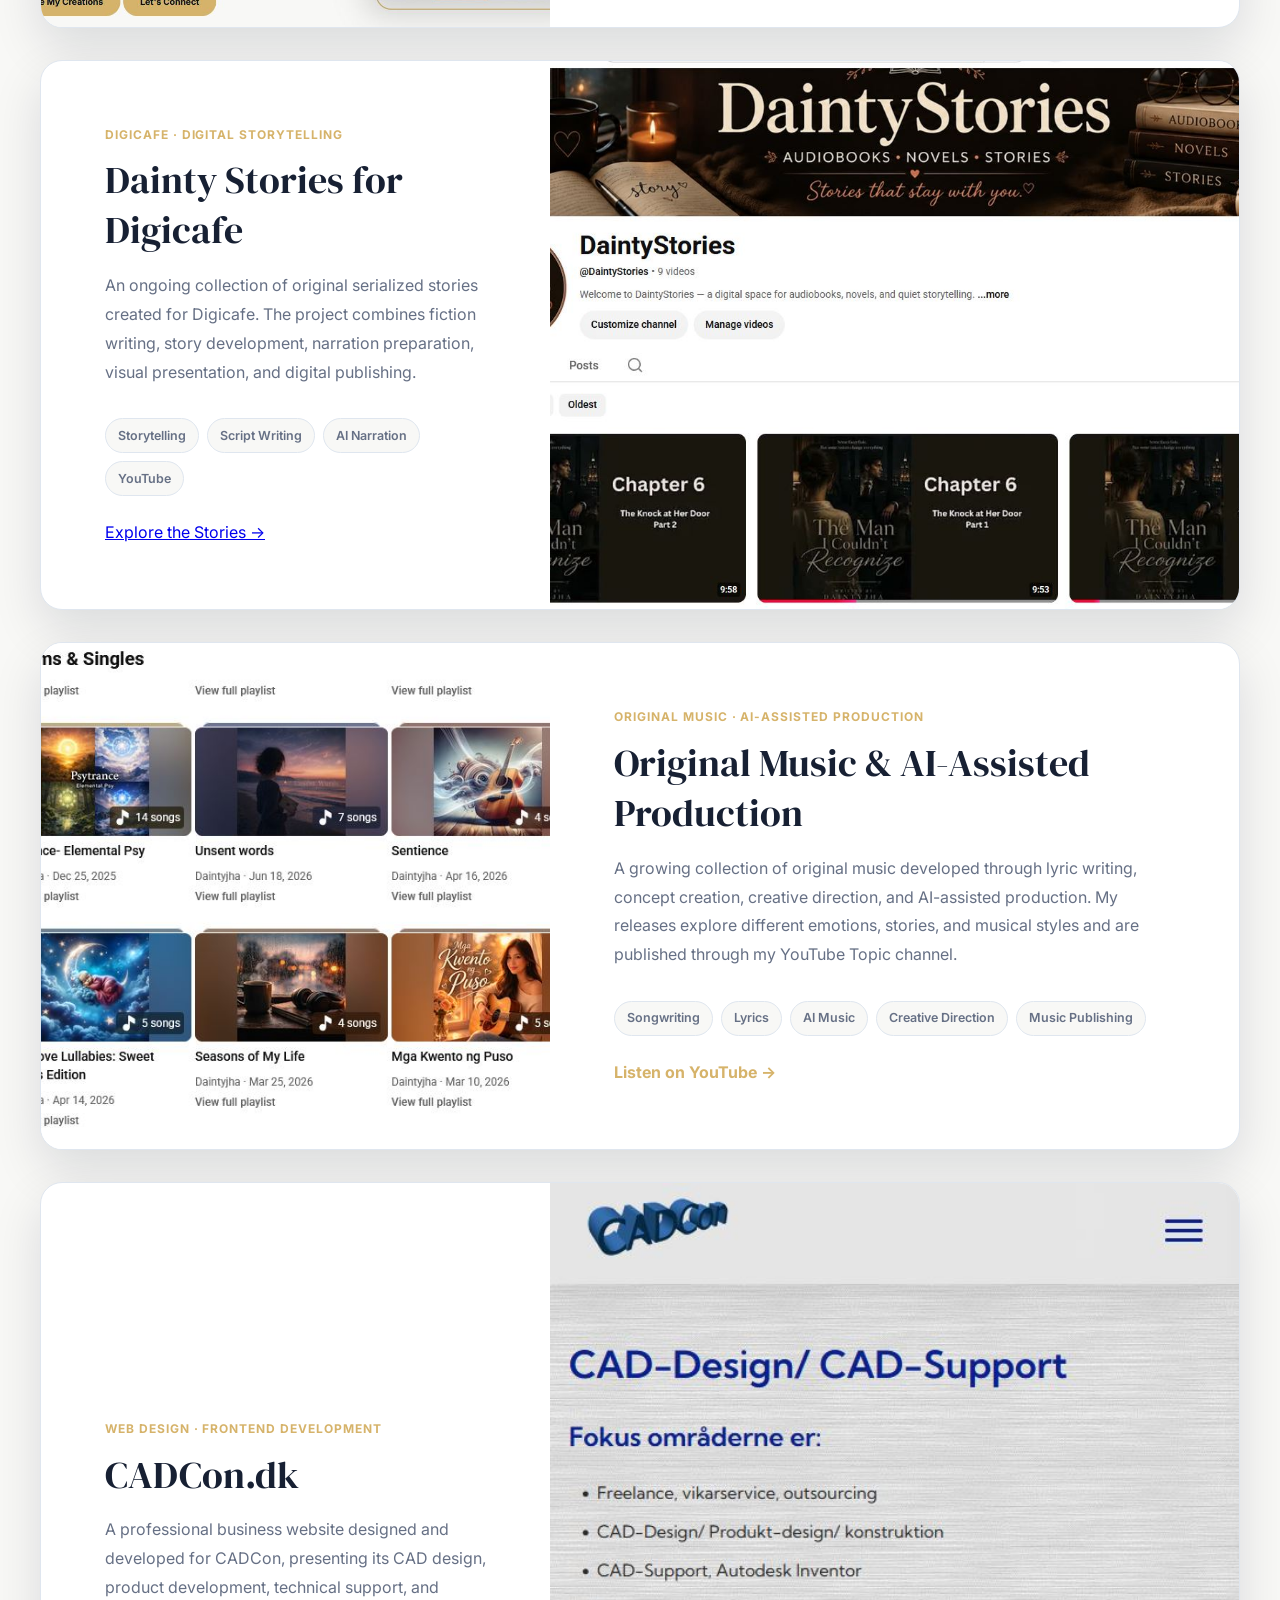
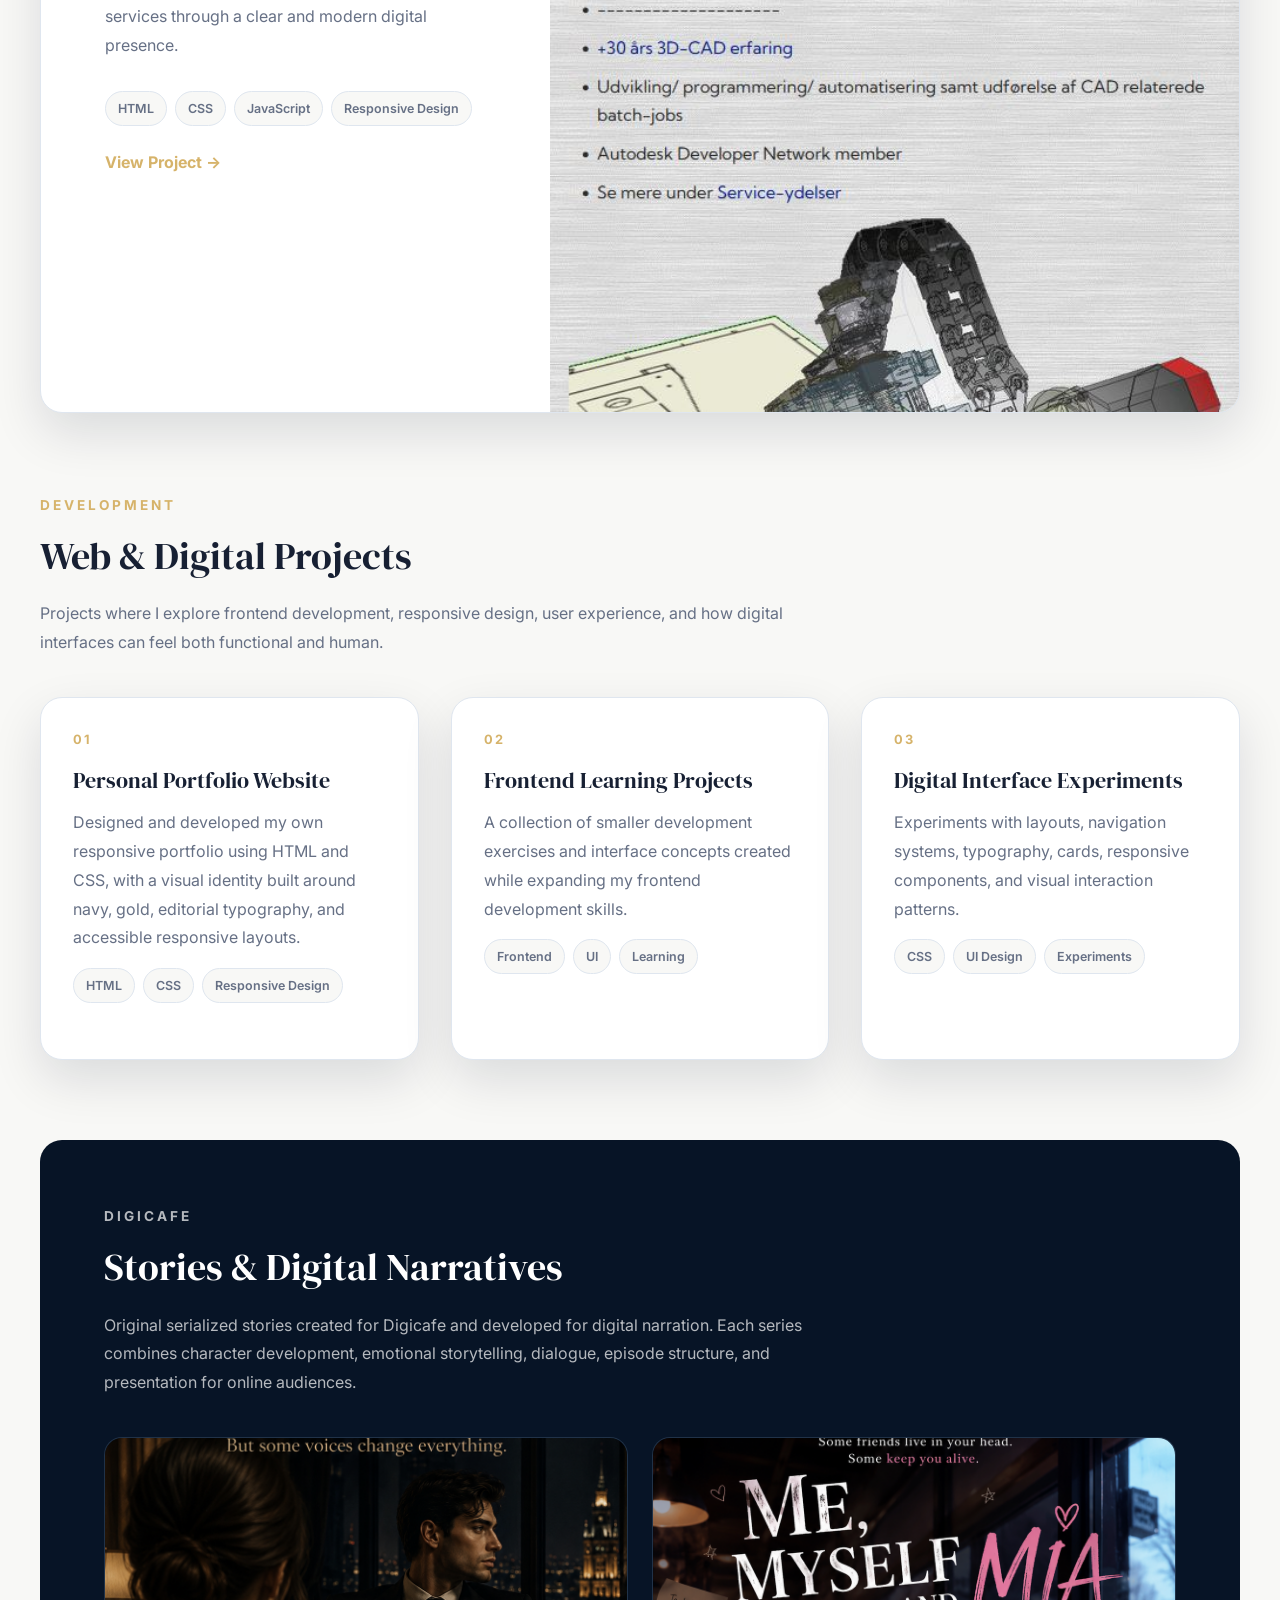
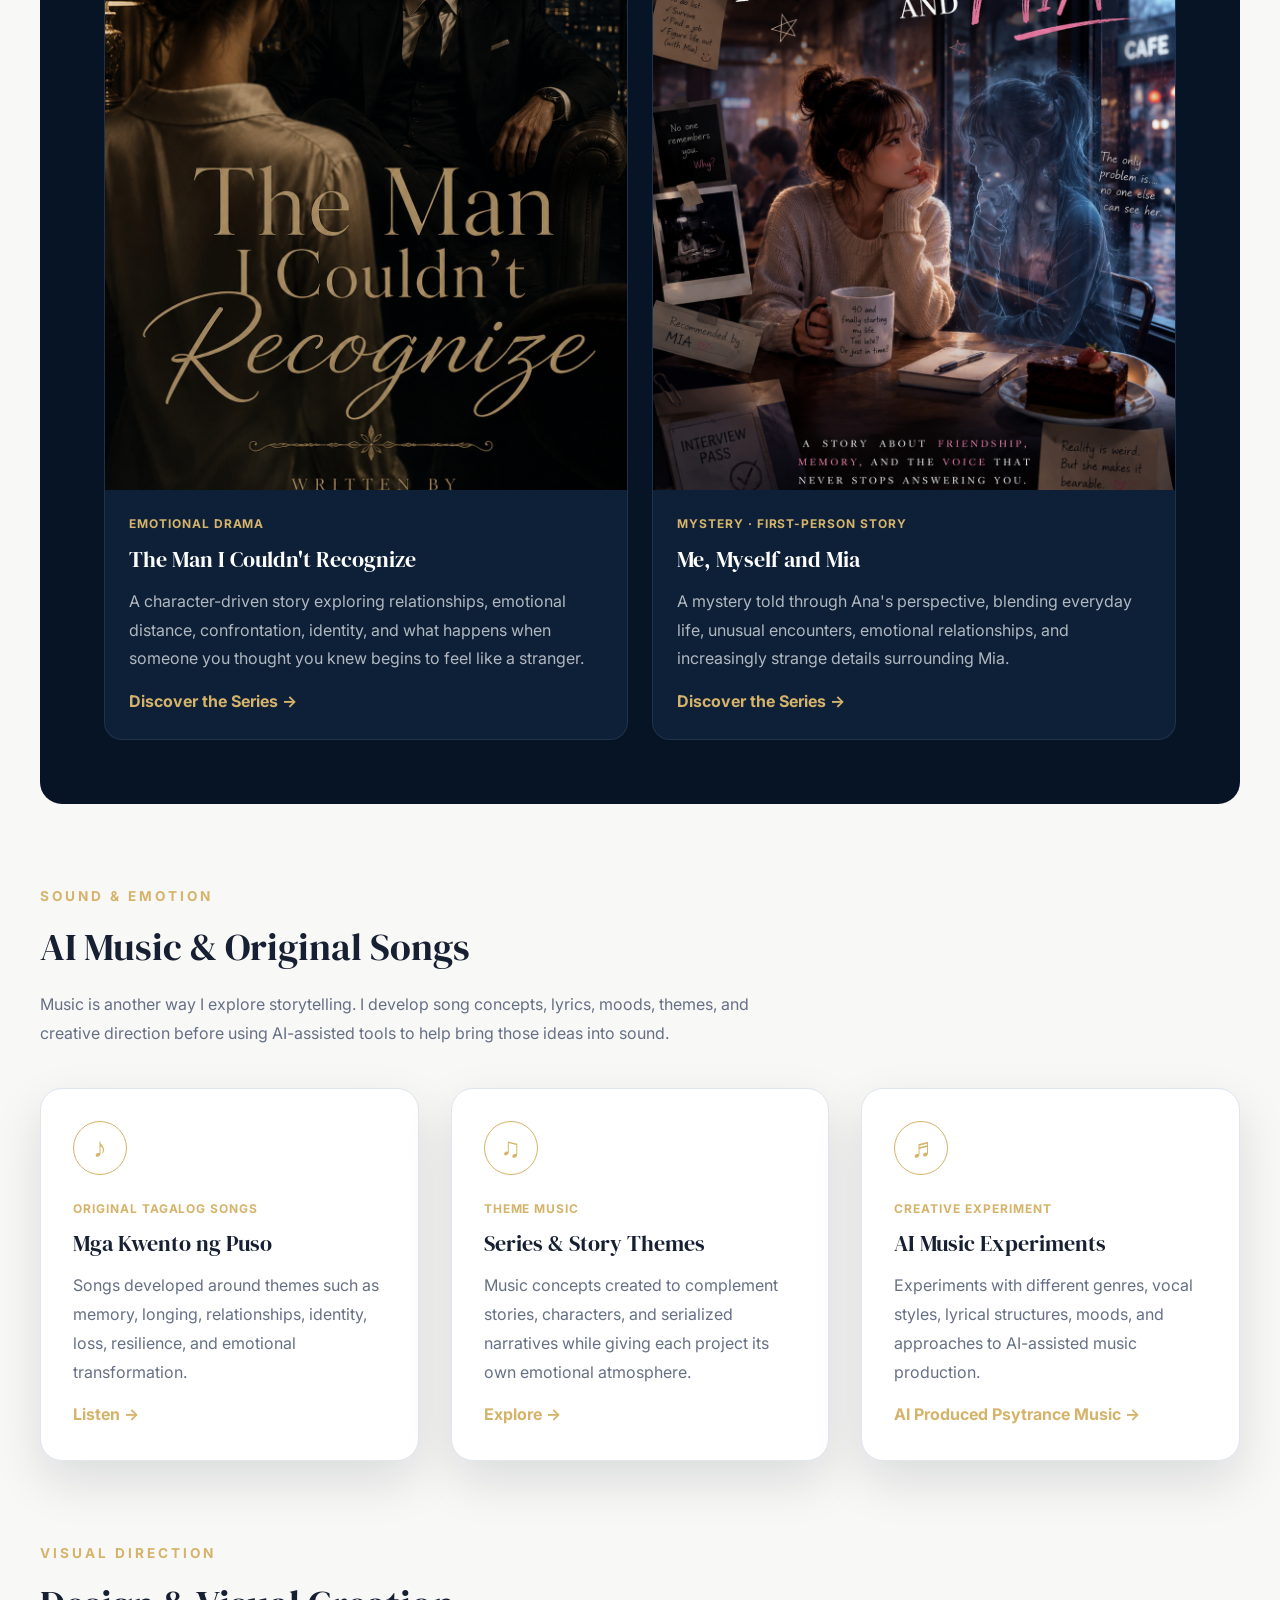
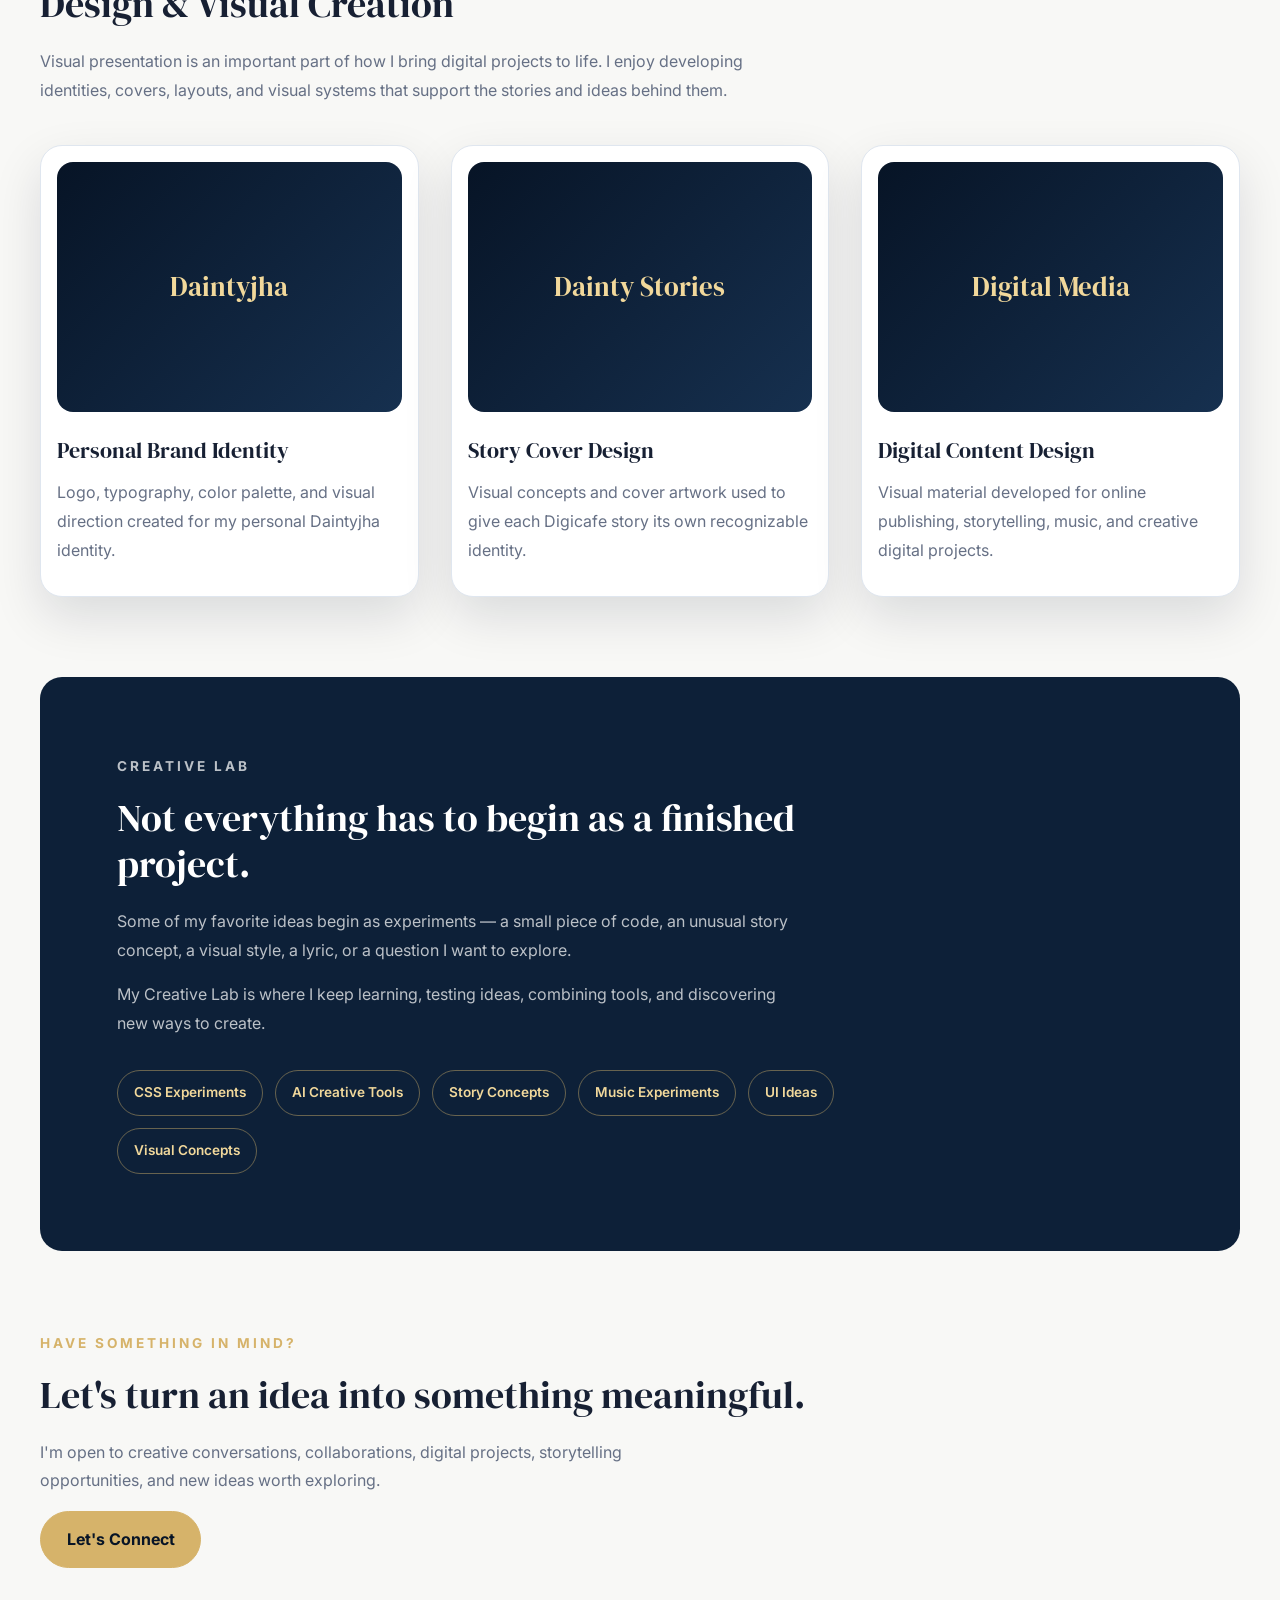
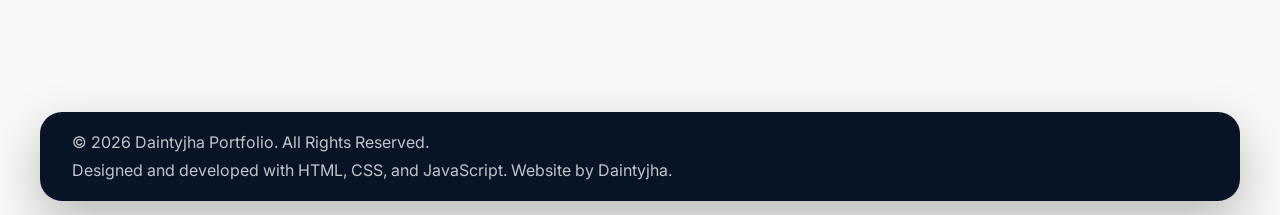
<file: portfolio.html>
<!DOCTYPE html>
<html lang="en">

<head>

    <title>Portfolio | Janeth Cadiente Sandberg | Digital Projects & Creative Work</title>

    <meta name="description"
        content="Learn about Janeth Cadiente Sandberg — a hospitality professional, frontend developer, and creative storyteller creating meaningful digital experiences.">

    <meta name="author" content="Janeth Cadiente Sandberg">
        <link rel="preconnect" href="https://fonts.googleapis.com">

<link rel="preconnect" href="https://fonts.gstatic.com" crossorigin>

<link href="https://fonts.googleapis.com/css2?family=Inter:wght@300;400;500;600;700;800&family=DM+Serif+Display&display=swap" rel="stylesheet">

<!-- CookieYes -->
<script
    id="cookieyes"
    type="text/javascript"
    src="https://cdn-cookieyes.com/client_data/dc407ac7b170aed1c0a980ccf6e65b48/script.js">
</script>

    <link rel="stylesheet" href="style.css">
</head>

<body>

    <div id="navbar-container"></div>
<main>

    <!-- =========================================
     CREATIONS HERO
========================================== -->

<section class="portfolio-hero">

    <p class="eyebrow">My Creations</p>

    <h1>
        Things I've imagined, built, and brought to life.
    </h1>

    <p class="portfolio-intro">
        My creative work moves between frontend development,
        storytelling, AI-assisted creation, visual design, and digital
        experimentation. Some projects begin with code, others with
        a character, a melody, or an idea — but each one gives me
        an opportunity to learn, create, and connect.
    </p>

    <div class="portfolio-nav">

        <a href="https://digicafe.app/"
           class="portfolio-filter"
           target="_blank"
           rel="noopener noreferrer">
            Web & Digital
        </a>

        <a href="https://digicafe.app/index.html?page=library"
           class="portfolio-filter"
           target="_blank"
           rel="noopener noreferrer">
            DigiCafe Stories
        </a>

        <a href="https://www.youtube.com/channel/UCu5N7MSog77Mubuzc3B192A"
           class="portfolio-filter"
           target="_blank"
           rel="noopener noreferrer">
            AI Music
        </a>

    </div>


    <!-- ================= AI TRANSPARENCY ================= -->

    <div class="ai-transparency">

        <p class="eyebrow">
            A Note About AI
        </p>

        <p>
            AI-assisted tools are part of most of my creative projects,
            including web development, storytelling, music, visual
            concepts, research, and content development.
        </p>

        <p>
            I provide the creative direction, make the decisions,
            review and refine the output, and determine how the final
            work is presented. I believe in being transparent about
            how AI contributes to my creative process.
        </p>

    </div>

</section>

    </section>



    <!-- =========================================
         FEATURED CREATIONS
    ========================================== -->

    <section class="featured-creations">

        <div class="section-heading">

            <p class="eyebrow">Selected Work</p>

            <h2>Featured Creations</h2>

            <p>
                A selection of projects that represent the different
                sides of my creative work — from development and digital
                storytelling to music and visual exploration.
            </p>

        </div>


        <div class="featured-grid">


            <!-- FEATURED PROJECT 1 -->

            <article class="featured-project">

                <div class="project-image">

                    <img
                        src="assets/portfolio-preview.JPG"
                        alt="Preview of the Daintyjha portfolio website"
                    >

                </div>

                <div class="project-content">

                    <span class="project-category">
                        Web Design · Frontend Development
                    </span>

                    <h3>Daintyjha Portfolio</h3>

                    <p>
                        A personal portfolio designed and developed to
                        bring together my professional experience,
                        frontend skills, storytelling, and creative work
                        within one cohesive digital identity.
                    </p>

                    <div class="project-tags">
                        <span>HTML</span>
                        <span>CSS</span>
                        <span>Responsive Design</span>
                        <span>Branding</span>
                    </div>

                    <a href="https://daintyjha.com/index.html" class="text-link" target="_blank" rel="noopener">
                        View Project →
                    </a>

                </div>

            </article>



            <!-- FEATURED PROJECT 2 -->

            <article class="featured-project">

                <div class="project-image">

                    <img
                        src="assets/digicafe-preview.JPG"
                        alt="Digicafe storytelling project"
                    >

                </div>

                <div class="project-content">

                    <span class="project-category">
                        Digicafe · Digital Storytelling
                    </span>

                    <h3>Dainty Stories for Digicafe</h3>

                    <p>
                        An ongoing collection of original serialized
                        stories created for Digicafe. The project combines
                        fiction writing, story development, narration
                        preparation, visual presentation, and digital
                        publishing.
                    </p>

                    <div class="project-tags">
                        <span>Storytelling</span>
                        <span>Script Writing</span>
                        <span>AI Narration</span>
                        <span>YouTube</span>
                    </div>

                    <a href="https://digicafe.app/index.html?page=library" class="website" target="_blank" rel="noopener">
                        Explore the Stories →
                    </a>

                </div>

            </article>



            <!-- FEATURED PROJECT 3 -->

           <article class="featured-project">

    <div class="project-image">

        <img
            src="assets/ai-music-preview.JPG"
            alt="Preview of Daintyjha original music releases"
        >

    </div>

    <div class="project-content">

        <span class="project-category">
            Original Music · AI-Assisted Production
        </span>

        <h3>Original Music & AI-Assisted Production</h3>

        <p>
            A growing collection of original music developed through
            lyric writing, concept creation, creative direction, and
            AI-assisted production. My releases explore different
            emotions, stories, and musical styles and are published
            through my YouTube Topic channel.
        </p>

        <div class="project-tags">
            <span>Songwriting</span>
            <span>Lyrics</span>
            <span>AI Music</span>
            <span>Creative Direction</span>
            <span>Music Publishing</span>
        </div>

        <a href="https://www.youtube.com/channel/UCu5N7MSog77Mubuzc3B192A"
           class="text-link" target="_blank"
           rel="noopener noreferrer">
            Listen on YouTube →
        </a>

    </div>

</article>


            <article class="featured-project">

    <div class="project-image">

        <img
            src="assets/cadcon-preview.JPG"
            alt="Preview of the CADCon.dk website"
        >

    </div>

    <div class="project-content">

        <span class="project-category">
            Web Design · Frontend Development
        </span>

        <h3>CADCon.dk</h3>

        <p>
            A professional business website designed and developed
            for CADCon, presenting its CAD design, product development,
            technical support, and services through a
            clear and modern digital presence.
        </p>

        <div class="project-tags">
            <span>HTML</span>
            <span>CSS</span>
            <span>JavaScript</span>
            <span>Responsive Design</span>
        </div>

        <a href="https://cadcon.dk" class="text-link" target="_blank" rel="noopener">
            View Project →
        </a>
    </div>

</article>
        </div>

    </section>



    <!-- =========================================
         WEB & DIGITAL
    ========================================== -->

    <section id="web" class="portfolio-section">

        <div class="section-heading">

            <p class="eyebrow">Development</p>

            <h2>Web & Digital Projects</h2>

            <p>
                Projects where I explore frontend development,
                responsive design, user experience, and how digital
                interfaces can feel both functional and human.
            </p>

        </div>


        <div class="card-container">


            <article class="card project-card">

                <span class="card-number">01</span>

                <h3>Personal Portfolio Website</h3>

                <p>
                    Designed and developed my own responsive portfolio
                    using HTML and CSS, with a visual identity built
                    around navy, gold, editorial typography, and
                    accessible responsive layouts.
                </p>

                <div class="project-tags">
                    <span>HTML</span>
                    <span>CSS</span>
                    <span>Responsive Design</span>
                </div>

            </article>



            <article class="card project-card">

                <span class="card-number">02</span>

                <h3>Frontend Learning Projects</h3>

                <p>
                    A collection of smaller development exercises and
                    interface concepts created while expanding my
                    frontend development skills.
                </p>

                <div class="project-tags">
                    <span>Frontend</span>
                    <span>UI</span>
                    <span>Learning</span>
                </div>

            </article>



            <article class="card project-card">

                <span class="card-number">03</span>

                <h3>Digital Interface Experiments</h3>

                <p>
                    Experiments with layouts, navigation systems,
                    typography, cards, responsive components, and
                    visual interaction patterns.
                </p>

                <div class="project-tags">
                    <span>CSS</span>
                    <span>UI Design</span>
                    <span>Experiments</span>
                </div>

            </article>


        </div>

    </section>



    <!-- =========================================
         DIGICAFE STORIES
    ========================================== -->

    <section id="digicafe" class="dark-portfolio-section">

        <div class="section-heading">

            <p class="eyebrow">Digicafe</p>

            <h2>Stories & Digital Narratives</h2>

            <p>
                Original serialized stories created for Digicafe and
                developed for digital narration. Each series combines
                character development, emotional storytelling, dialogue,
                episode structure, and presentation for online audiences.
            </p>

        </div>


        <div class="story-grid">


            <article class="story-card">

                <div class="story-cover">

                    <img
                        src="assets/man-i-couldnt-recognize.png"
                        alt="The Man I Couldn't Recognize story cover"
                    >

                </div>

                <div class="story-info">

                    <span class="project-category">
                        Emotional Drama
                    </span>

                    <h3>The Man I Couldn't Recognize</h3>

                    <p>
                        A character-driven story exploring relationships,
                        emotional distance, confrontation, identity, and
                        what happens when someone you thought you knew
                        begins to feel like a stranger.
                    </p>

                    <a href="https://www.youtube.com/@DaintyStories/playlists" class="text-link" target="_blank" rel="noopener">
                        Discover the Series →
                    </a>

                </div>

            </article>

            <article class="story-card">

                <div class="story-cover">

                    <img
                        src="assets/mias-mystery.png"
                        alt="Mia's Mystery story cover"
                    >

                </div>

                <div class="story-info">

                    <span class="project-category">
                        Mystery · First-Person Story
                    </span>

                    <h3>Me, Myself and Mia</h3>

                    <p>
                        A mystery told through Ana's perspective, blending
                        everyday life, unusual encounters, emotional
                        relationships, and increasingly strange details
                        surrounding Mia.
                    </p>

                    <a href="https://digicafe.app/index.html?page=comedy" class="text-link"target="_blank" rel="noopener">
                        Discover the Series →
                    </a>

                </div>

            </article>


        </div>

    </section>



    <!-- =========================================
         AI MUSIC
    ========================================== -->

    <section id="music" class="portfolio-section">

        <div class="section-heading">

            <p class="eyebrow">Sound & Emotion</p>

            <h2>AI Music & Original Songs</h2>

            <p>
                Music is another way I explore storytelling. I develop
                song concepts, lyrics, moods, themes, and creative
                direction before using AI-assisted tools to help bring
                those ideas into sound.
            </p>

        </div>


        <div class="music-grid">


            <article class="music-card">

                <div class="music-icon">♪</div>

                <span class="project-category">
                    Original Tagalog Songs
                </span>

                <h3>Mga Kwento ng Puso</h3>

                <p>
                    Songs developed around themes such as memory,
                    longing, relationships, identity, loss, resilience,
                    and emotional transformation.
                </p>

                <a href="https://youtube.com/playlist?list=OLAK5uy_kAqqfFDD1AYa1sTPE9j02uXML-G_JclXk&si=un7XWx6HlbGjk6CM" class="text-link"target="_blank"
   rel="noopener noreferrer">
                    Listen →
                </a>

            </article>



            <article class="music-card">

                <div class="music-icon">♫</div>

                <span class="project-category">
                    Theme Music
                </span>

                <h3>Series & Story Themes</h3>

                <p>
                    Music concepts created to complement stories,
                    characters, and serialized narratives while giving
                    each project its own emotional atmosphere.
                </p>

                <a href="https://youtube.com/playlist?list=OLAK5uy_ks6KTRg49ttFx0AHGQ8grZJ_VC3o6AaAo&si=ano51g0qJjpFpoPw" class="text-link" target="_blank"
   rel="noopener noreferrer">
                    Explore →
                </a>

            </article>



            <article class="music-card">

                <div class="music-icon">♬</div>

                <span class="project-category">
                    Creative Experiment
                </span>

                <h3>AI Music Experiments</h3>

                <p>
                    Experiments with different genres, vocal styles,
                    lyrical structures, moods, and approaches to
                    AI-assisted music production.
                </p>

                <a href="https://youtube.com/playlist?list=OLAK5uy_mK5zGcP-jY0YvGe2CMlN_pnpLde0bmduo&si=svJKHBqceMLUDjvm" class="text-link"target="_blank"
   rel="noopener noreferrer">
                AI Produced Psytrance Music →
                </a>

            </article>


        </div>

    </section>



    <!-- =========================================
         VISUAL CREATION
    ========================================== -->

    <section id="design" class="portfolio-section">

        <div class="section-heading">

            <p class="eyebrow">Visual Direction</p>

            <h2>Design & Visual Creation</h2>

            <p>
                Visual presentation is an important part of how I bring
                digital projects to life. I enjoy developing identities,
                covers, layouts, and visual systems that support the
                stories and ideas behind them.
            </p>

        </div>


        <div class="visual-grid">


            <article class="visual-card">

                <div class="visual-placeholder">
                    <span>Daintyjha</span>
                </div>

                <h3>Personal Brand Identity</h3>

                <p>
                    Logo, typography, color palette, and visual direction
                    created for my personal Daintyjha identity.
                </p>

            </article>



            <article class="visual-card">

                <div class="visual-placeholder">
                    <span>Dainty Stories</span>
                </div>

                <h3>Story Cover Design</h3>

                <p>
                    Visual concepts and cover artwork used to give each
                    Digicafe story its own recognizable identity.
                </p>

            </article>



            <article class="visual-card">

                <div class="visual-placeholder">
                    <span>Digital Media</span>
                </div>

                <h3>Digital Content Design</h3>

                <p>
                    Visual material developed for online publishing,
                    storytelling, music, and creative digital projects.
                </p>

            </article>


        </div>

    </section>



    <!-- =========================================
         CREATIVE LAB
    ========================================== -->

    <section id="lab" class="creative-lab">

        <div class="creative-lab-content">

            <p class="eyebrow">Creative Lab</p>

            <h2>
                Not everything has to begin as a finished project.
            </h2>

            <p>
                Some of my favorite ideas begin as experiments — a small
                piece of code, an unusual story concept, a visual style,
                a lyric, or a question I want to explore.
            </p>

            <p>
                My Creative Lab is where I keep learning, testing ideas,
                combining tools, and discovering new ways to create.
            </p>

            <div class="lab-list">

                <span>CSS Experiments</span>
                <span>AI Creative Tools</span>
                <span>Story Concepts</span>
                <span>Music Experiments</span>
                <span>UI Ideas</span>
                <span>Visual Concepts</span>

            </div>

        </div>

    </section>



    <!-- =========================================
         FINAL CALL TO ACTION
    ========================================== -->

    <section class="portfolio-cta">

        <div class="portfolio-cta-content">

            <p class="eyebrow">
                Have Something in Mind?
            </p>

            <h2>
                Let's turn an idea into something meaningful.
            </h2>

            <p>
                I'm open to creative conversations, collaborations,
                digital projects, storytelling opportunities, and new
                ideas worth exploring.
            </p>

            <a href="contact.html" class="btn">
                Let's Connect
            </a>

        </div>

    </section>

</main>
 <!-- Footer -->
    <div id="footer-container"></div>

    <script src="script.js"></script>

</body>

</html>
</file>
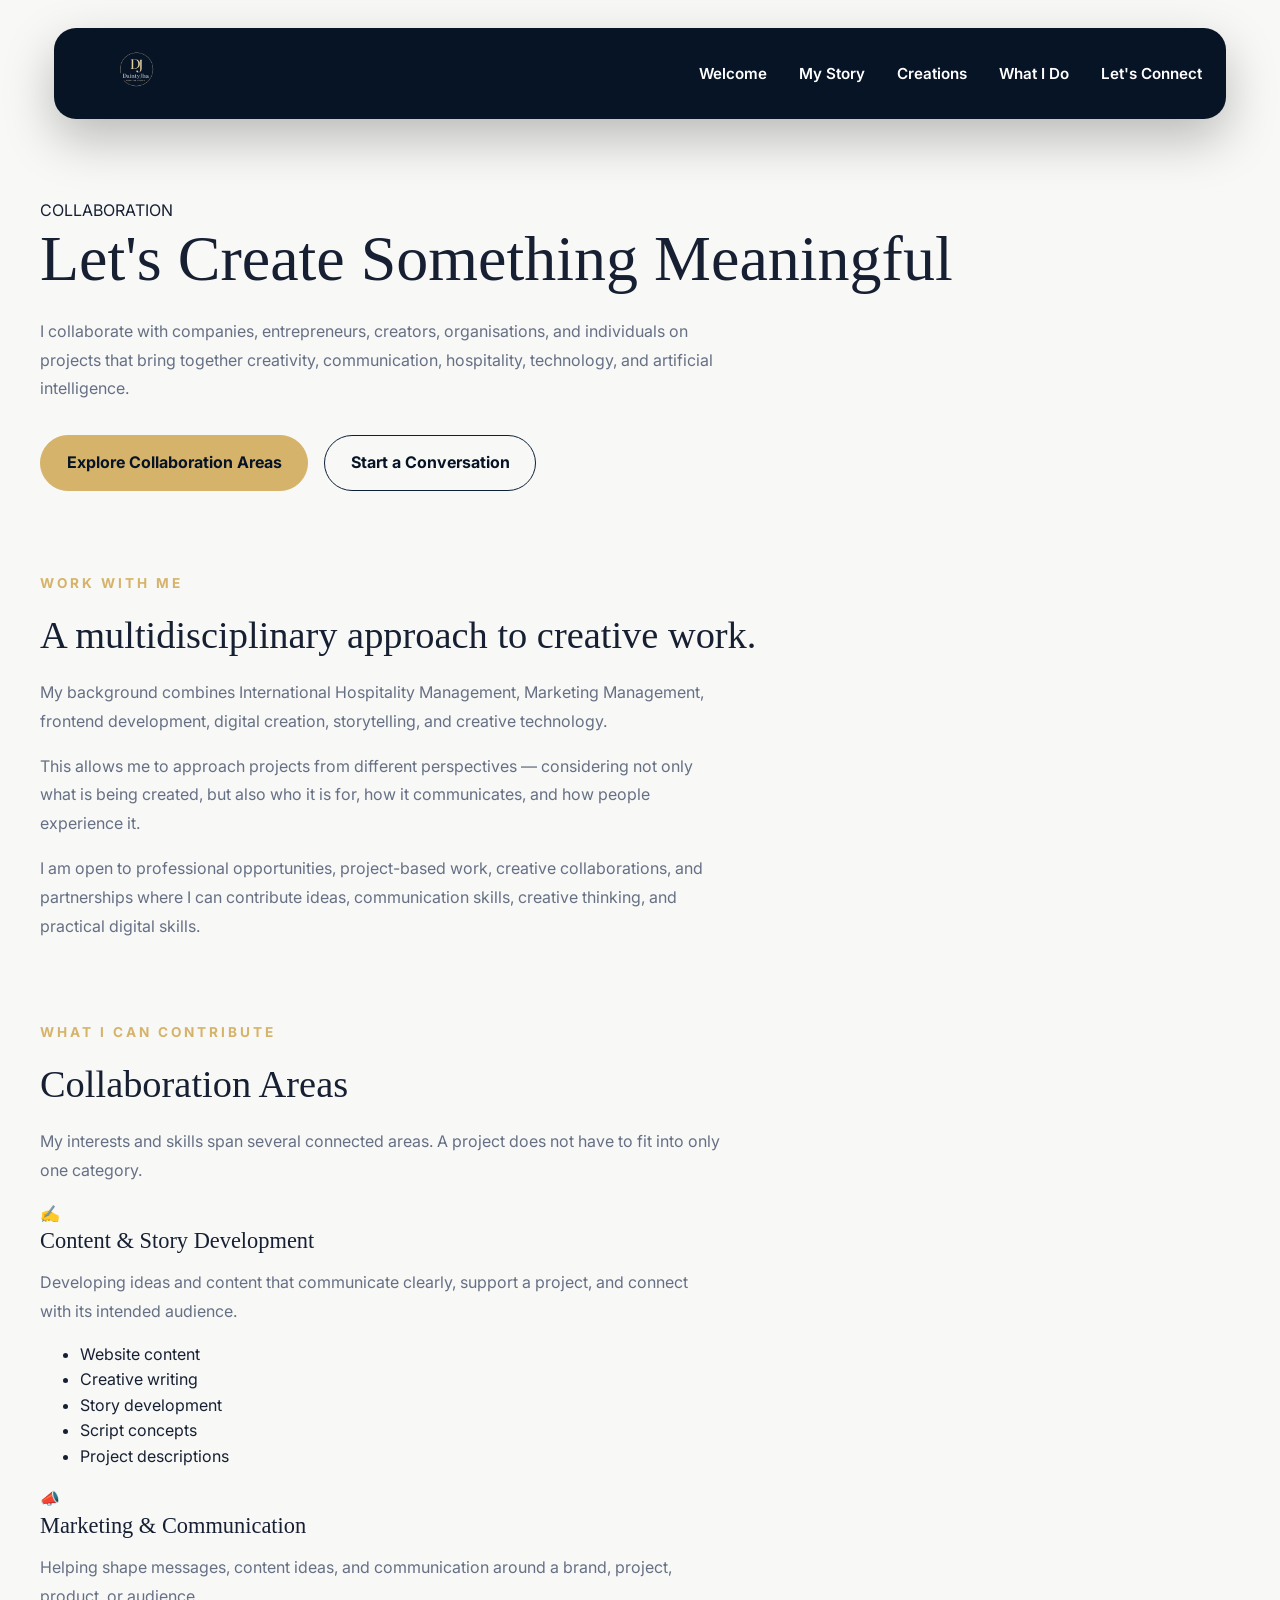
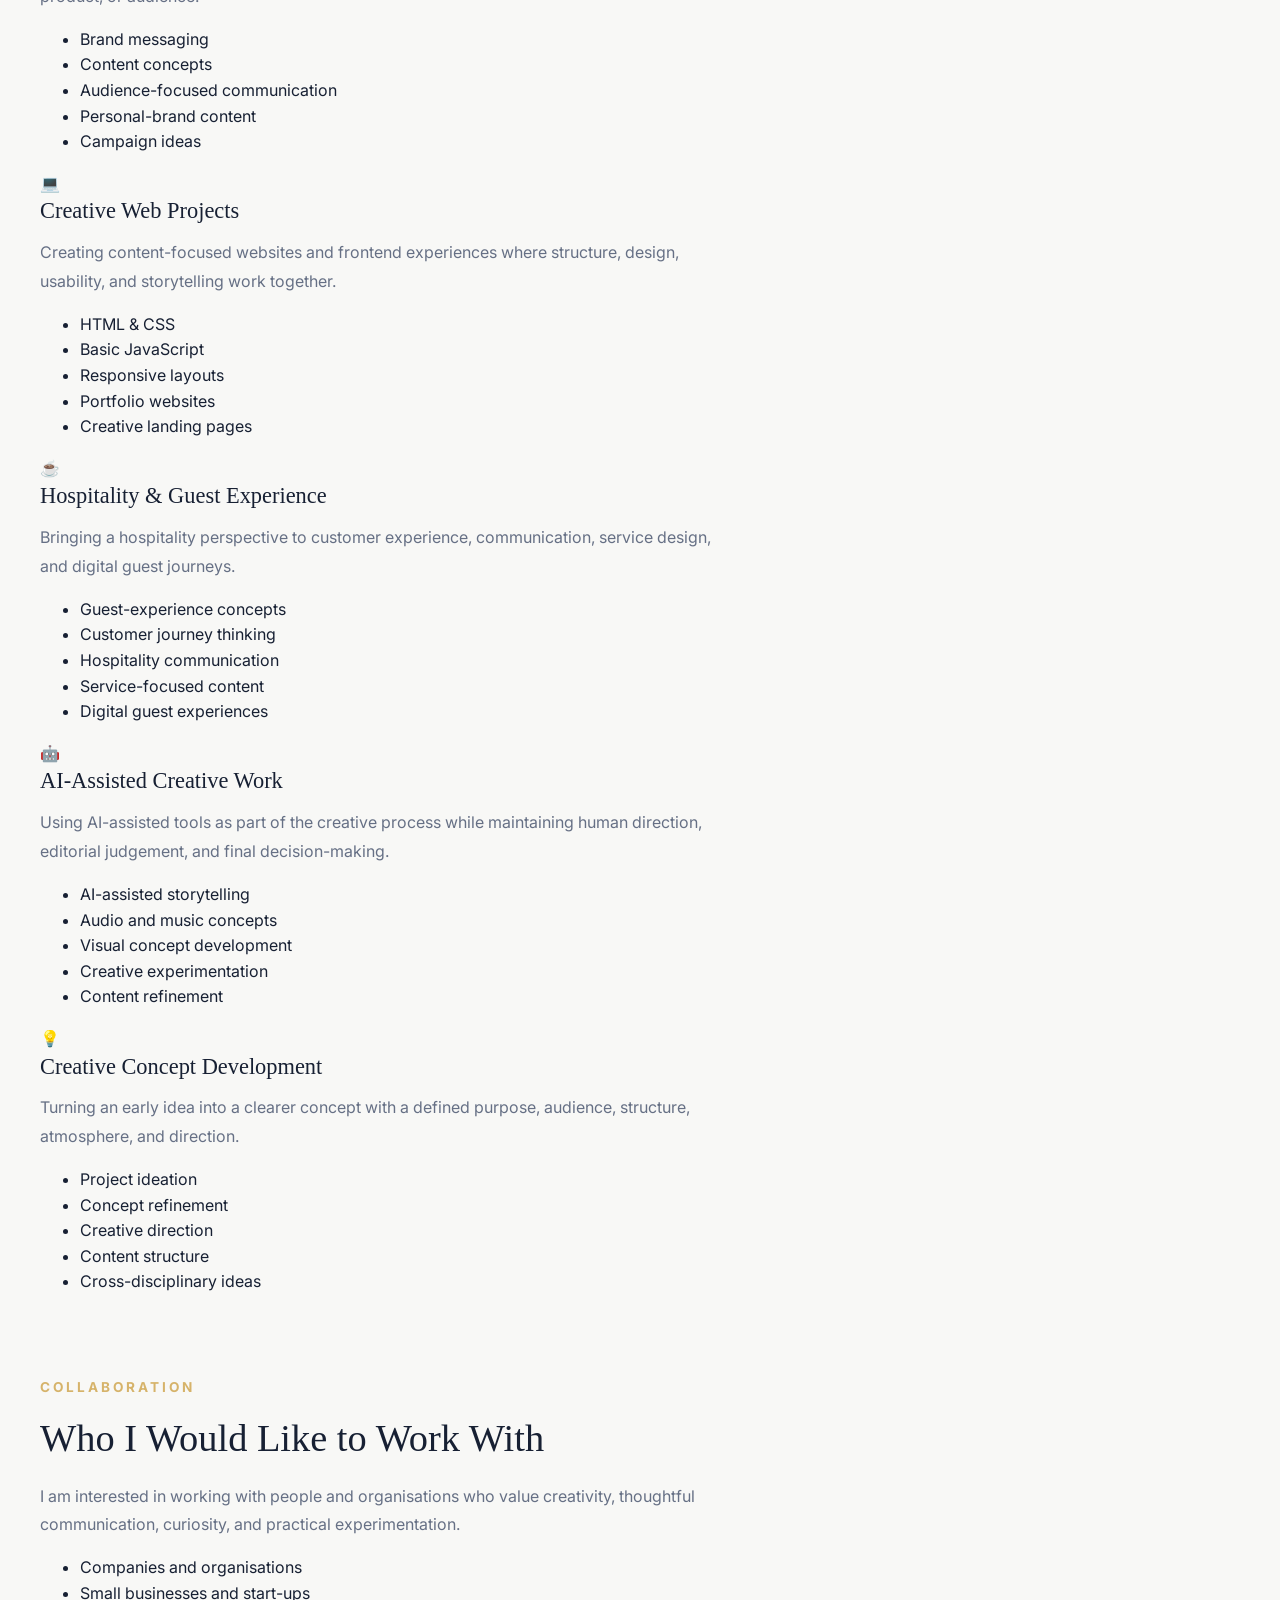
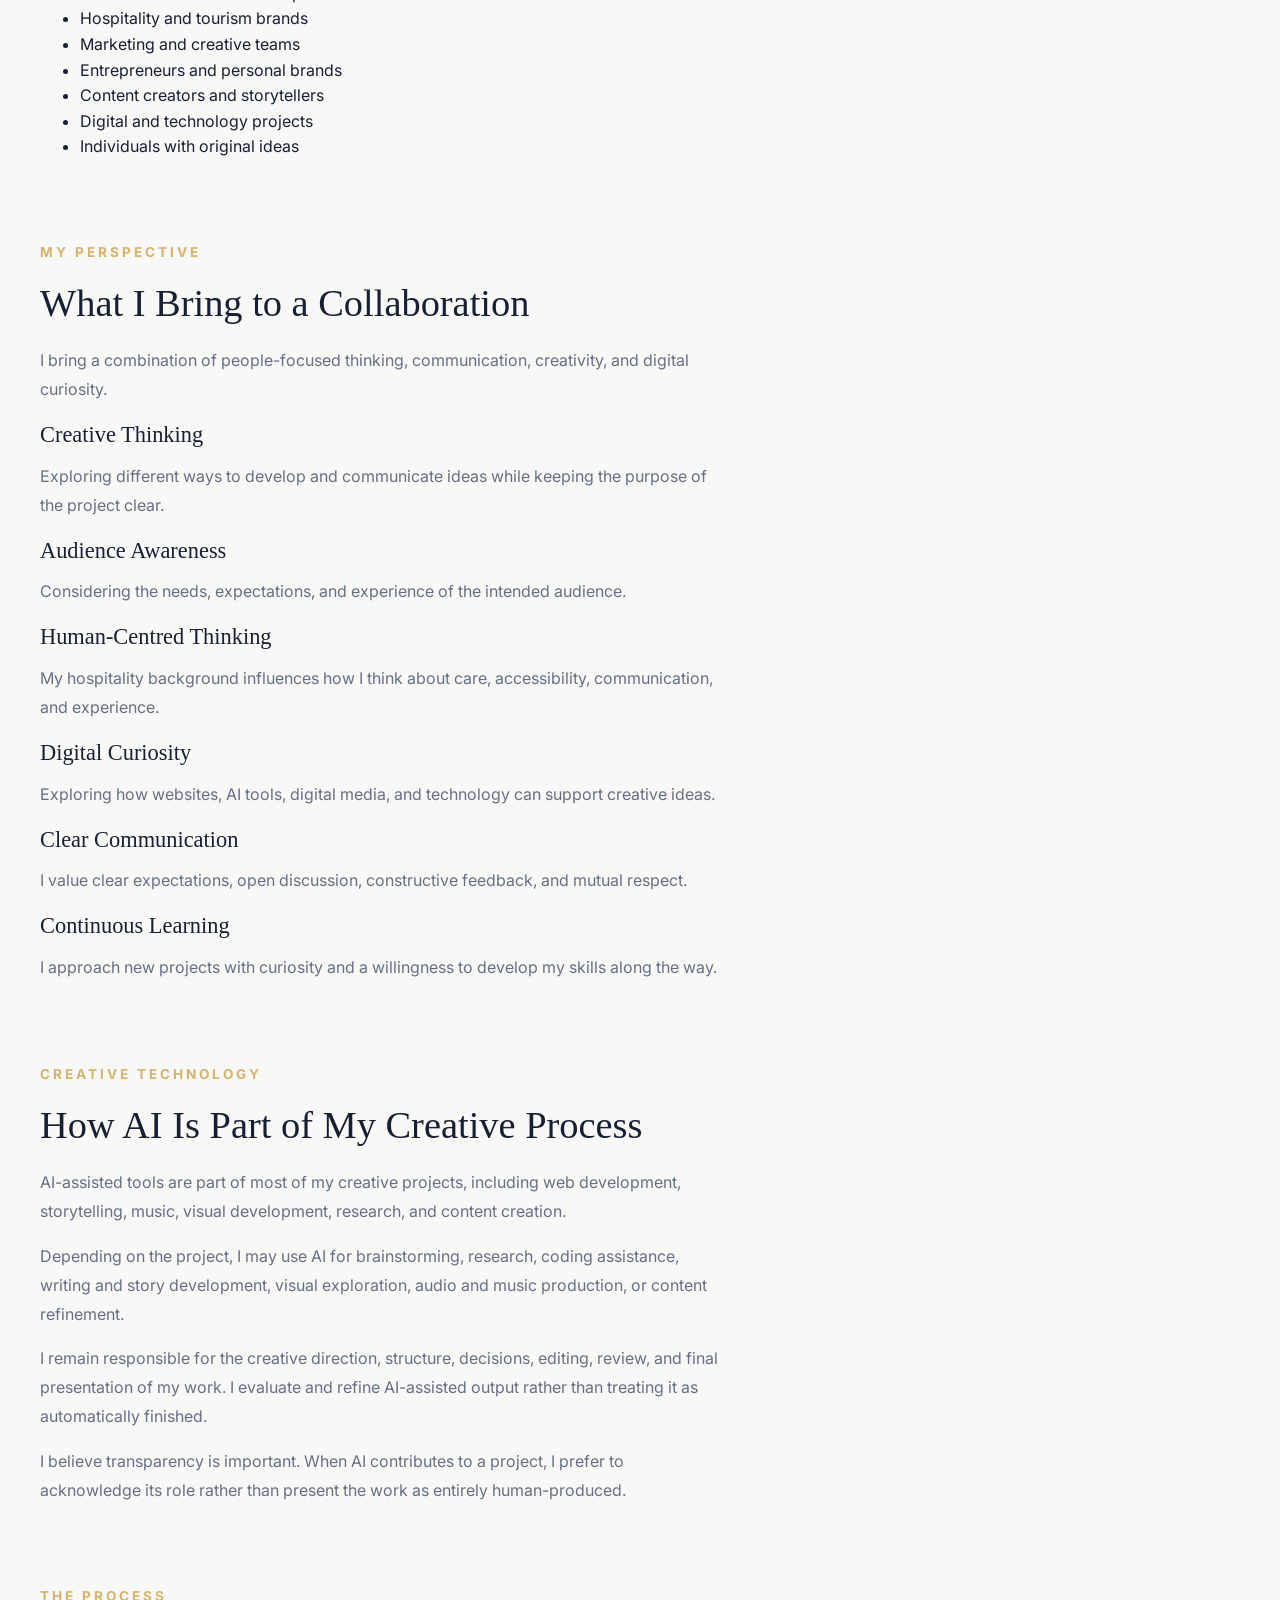
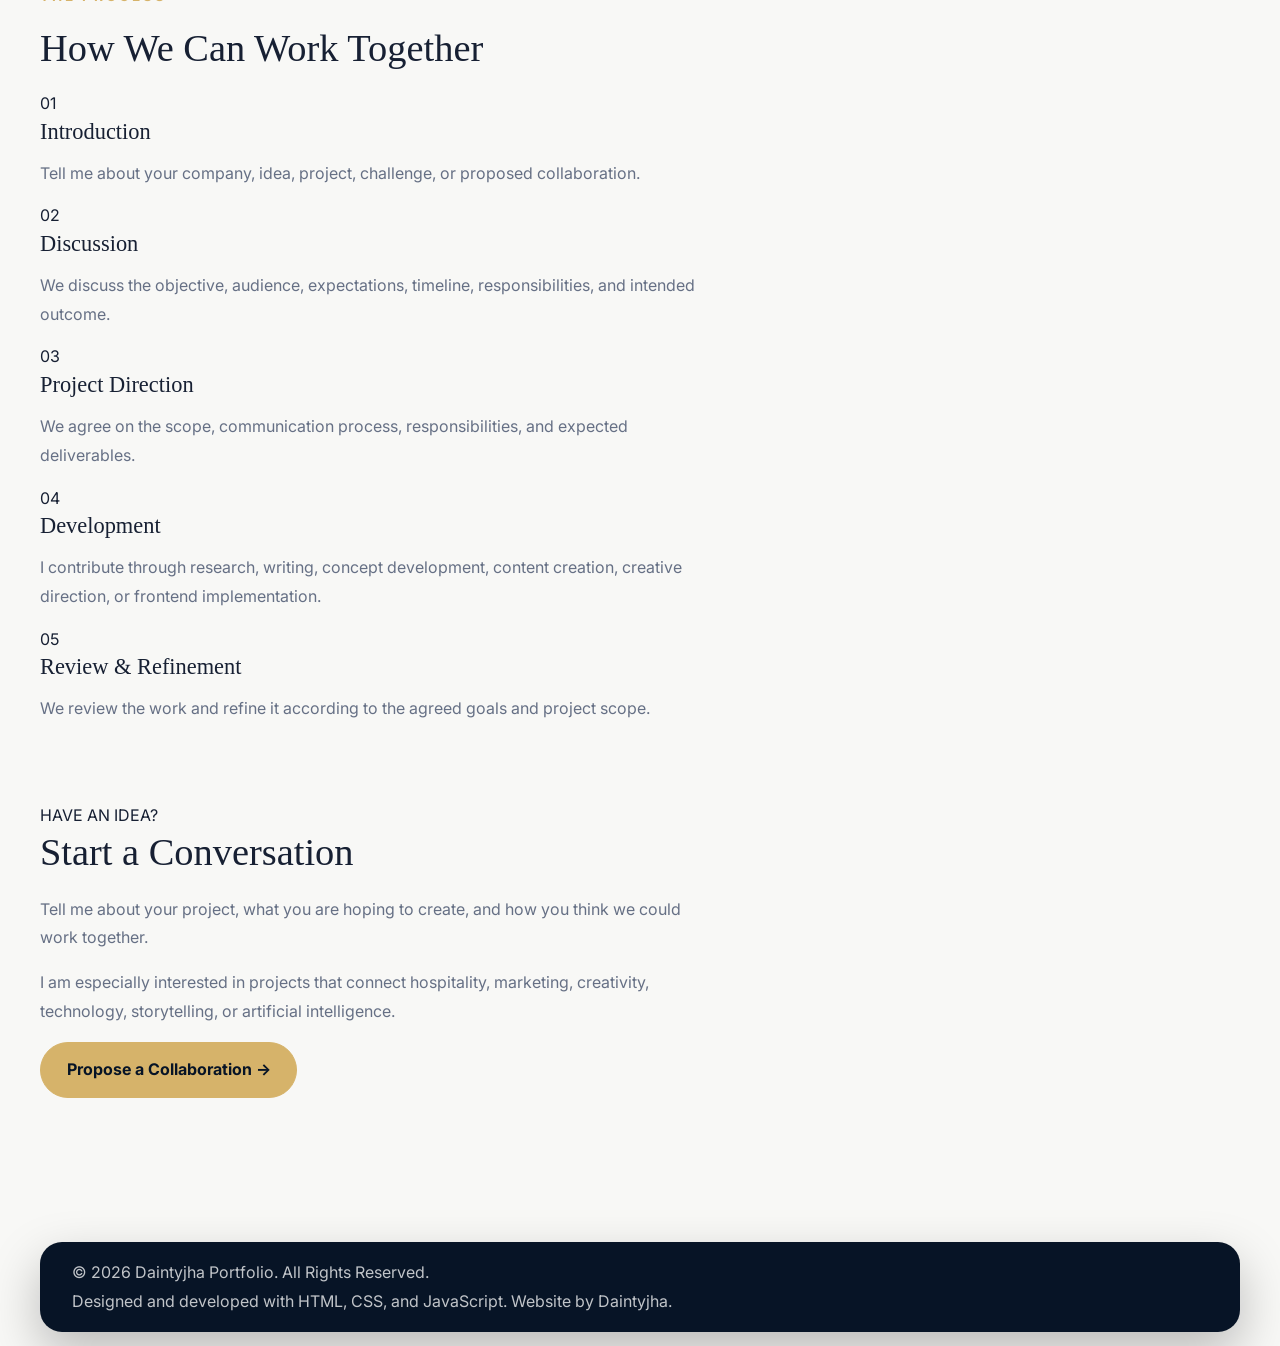
<file: services.html>
<!DOCTYPE html>
<html lang="en">

<head>

       <meta charset="UTF-8">
    <meta name="viewport" content="width=device-width, initial-scale=1.0">

    <!-- SEO -->
    <title>Janeth Cadiente Sandberg | Digital & Creative Projects</title>

    <meta name="description"
        content="Learn about Janeth Cadiente Sandberg — a hospitality professional, frontend developer, and creative storyteller creating meaningful digital experiences.">

    <meta name="author" content="Janeth Cadiente Sandberg">

    <!-- FONT -->
    <link rel="preconnect" href="https://fonts.googleapis.com">
    <link rel="preconnect" href="https://fonts.gstatic.com" crossorigin>
    <link href="https://fonts.googleapis.com/css2?family=Inter:wght@300;400;500;600;700;800&display=swap"
        rel="stylesheet">
<!-- CookieYes -->
<script
    id="cookieyes"
    type="text/javascript"
    src="https://cdn-cookieyes.com/client_data/dc407ac7b170aed1c0a980ccf6e65b48/script.js">
</script>

    <!-- CSS -->
    <link rel="stylesheet" href="style.css">

    <meta charset="UTF-8">
    <meta name="viewport" content="width=device-width, initial-scale=1.0">
    <title>My Website</title>

    <link rel="stylesheet" href="style.css">
</head>
<body>

    <!-- Navbar goes here -->
    <div id="navbar-container"></div>

    <main>

    <!-- =========================================
         HERO
    ========================================== -->

    <section class="case-hero services-hero">

        <span class="project-tag">
            COLLABORATION
        </span>

        <h1>
            Let's Create Something Meaningful
        </h1>

        <p>
            I collaborate with companies, entrepreneurs, creators,
            organisations, and individuals on projects that bring
            together creativity, communication, hospitality,
            technology, and artificial intelligence.
        </p>

        <div class="hero-actions">

            <a href="#collaboration-areas" class="cta-button">
                Explore Collaboration Areas
            </a>

            <a href="contact.html" class="cta-button secondary-button">
                Start a Conversation
            </a>

        </div>

    </section>



    <!-- =========================================
         INTRODUCTION
    ========================================== -->

    <section class="case-section">

        <p class="eyebrow">
            Work With Me
        </p>

        <h2>
            A multidisciplinary approach to creative work.
        </h2>

        <p>
            My background combines International Hospitality Management,
            Marketing Management, frontend development, digital creation,
            storytelling, and creative technology.
        </p>

        <p>
            This allows me to approach projects from different perspectives —
            considering not only what is being created, but also who it is
            for, how it communicates, and how people experience it.
        </p>

        <p>
            I am open to professional opportunities, project-based work,
            creative collaborations, and partnerships where I can contribute
            ideas, communication skills, creative thinking, and practical
            digital skills.
        </p>

    </section>



    <!-- =========================================
         COLLABORATION AREAS
    ========================================== -->

    <section id="collaboration-areas" class="case-section">

        <p class="eyebrow">
            What I Can Contribute
        </p>

        <h2>
            Collaboration Areas
        </h2>

        <p>
            My interests and skills span several connected areas.
            A project does not have to fit into only one category.
        </p>


        <div class="creative-areas service-grid">


            <!-- =================================
                 CONTENT & STORY
            ================================== -->

            <article class="service-card">

                <span class="service-icon" aria-hidden="true">
                    ✍️
                </span>

                <h3>
                    Content & Story Development
                </h3>

                <p>
                    Developing ideas and content that communicate clearly,
                    support a project, and connect with its intended audience.
                </p>

                <ul>
                    <li>Website content</li>
                    <li>Creative writing</li>
                    <li>Story development</li>
                    <li>Script concepts</li>
                    <li>Project descriptions</li>
                </ul>

            </article>



            <!-- =================================
                 MARKETING
            ================================== -->

            <article class="service-card">

                <span class="service-icon" aria-hidden="true">
                    📣
                </span>

                <h3>
                    Marketing & Communication
                </h3>

                <p>
                    Helping shape messages, content ideas, and communication
                    around a brand, project, product, or audience.
                </p>

                <ul>
                    <li>Brand messaging</li>
                    <li>Content concepts</li>
                    <li>Audience-focused communication</li>
                    <li>Personal-brand content</li>
                    <li>Campaign ideas</li>
                </ul>

            </article>



            <!-- =================================
                 WEB
            ================================== -->

            <article class="service-card">

                <span class="service-icon" aria-hidden="true">
                    💻
                </span>

                <h3>
                    Creative Web Projects
                </h3>

                <p>
                    Creating content-focused websites and frontend experiences
                    where structure, design, usability, and storytelling
                    work together.
                </p>

                <ul>
                    <li>HTML & CSS</li>
                    <li>Basic JavaScript</li>
                    <li>Responsive layouts</li>
                    <li>Portfolio websites</li>
                    <li>Creative landing pages</li>
                </ul>

            </article>



            <!-- =================================
                 HOSPITALITY
            ================================== -->

            <article class="service-card">

                <span class="service-icon" aria-hidden="true">
                    ☕
                </span>

                <h3>
                    Hospitality & Guest Experience
                </h3>

                <p>
                    Bringing a hospitality perspective to customer experience,
                    communication, service design, and digital guest journeys.
                </p>

                <ul>
                    <li>Guest-experience concepts</li>
                    <li>Customer journey thinking</li>
                    <li>Hospitality communication</li>
                    <li>Service-focused content</li>
                    <li>Digital guest experiences</li>
                </ul>

            </article>



            <!-- =================================
                 AI
            ================================== -->

            <article class="service-card">

                <span class="service-icon" aria-hidden="true">
                    🤖
                </span>

                <h3>
                    AI-Assisted Creative Work
                </h3>

                <p>
                    Using AI-assisted tools as part of the creative process
                    while maintaining human direction, editorial judgement,
                    and final decision-making.
                </p>

                <ul>
                    <li>AI-assisted storytelling</li>
                    <li>Audio and music concepts</li>
                    <li>Visual concept development</li>
                    <li>Creative experimentation</li>
                    <li>Content refinement</li>
                </ul>

            </article>



            <!-- =================================
                 CONCEPT DEVELOPMENT
            ================================== -->

            <article class="service-card">

                <span class="service-icon" aria-hidden="true">
                    💡
                </span>

                <h3>
                    Creative Concept Development
                </h3>

                <p>
                    Turning an early idea into a clearer concept with a
                    defined purpose, audience, structure, atmosphere,
                    and direction.
                </p>

                <ul>
                    <li>Project ideation</li>
                    <li>Concept refinement</li>
                    <li>Creative direction</li>
                    <li>Content structure</li>
                    <li>Cross-disciplinary ideas</li>
                </ul>

            </article>

        </div>

    </section>



    <!-- =========================================
         WHO I WOULD LIKE TO WORK WITH
    ========================================== -->

    <section class="case-section">

        <p class="eyebrow">
            Collaboration
        </p>

        <h2>
            Who I Would Like to Work With
        </h2>

        <p>
            I am interested in working with people and organisations
            who value creativity, thoughtful communication, curiosity,
            and practical experimentation.
        </p>


        <ul class="feature-list">

            <li>
                Companies and organisations
            </li>

            <li>
                Small businesses and start-ups
            </li>

            <li>
                Hospitality and tourism brands
            </li>

            <li>
                Marketing and creative teams
            </li>

            <li>
                Entrepreneurs and personal brands
            </li>

            <li>
                Content creators and storytellers
            </li>

            <li>
                Digital and technology projects
            </li>

            <li>
                Individuals with original ideas
            </li>

        </ul>

    </section>



    <!-- =========================================
         WHAT I BRING
    ========================================== -->

    <section class="case-section">

        <p class="eyebrow">
            My Perspective
        </p>

        <h2>
            What I Bring to a Collaboration
        </h2>

        <p>
            I bring a combination of people-focused thinking,
            communication, creativity, and digital curiosity.
        </p>


        <div class="creative-areas value-grid">


            <article>

                <h3>
                    Creative Thinking
                </h3>

                <p>
                    Exploring different ways to develop and communicate
                    ideas while keeping the purpose of the project clear.
                </p>

            </article>


            <article>

                <h3>
                    Audience Awareness
                </h3>

                <p>
                    Considering the needs, expectations, and experience
                    of the intended audience.
                </p>

            </article>


            <article>

                <h3>
                    Human-Centred Thinking
                </h3>

                <p>
                    My hospitality background influences how I think about
                    care, accessibility, communication, and experience.
                </p>

            </article>


            <article>

                <h3>
                    Digital Curiosity
                </h3>

                <p>
                    Exploring how websites, AI tools, digital media,
                    and technology can support creative ideas.
                </p>

            </article>


            <article>

                <h3>
                    Clear Communication
                </h3>

                <p>
                    I value clear expectations, open discussion,
                    constructive feedback, and mutual respect.
                </p>

            </article>


            <article>

                <h3>
                    Continuous Learning
                </h3>

                <p>
                    I approach new projects with curiosity and a willingness
                    to develop my skills along the way.
                </p>

            </article>


        </div>

    </section>



    <!-- =========================================
         AI TRANSPARENCY
    ========================================== -->

    <section class="case-section">

        <p class="eyebrow">
            Creative Technology
        </p>

        <h2>
            How AI Is Part of My Creative Process
        </h2>

        <p>
            AI-assisted tools are part of most of my creative projects,
            including web development, storytelling, music, visual
            development, research, and content creation.
        </p>

        <p>
            Depending on the project, I may use AI for brainstorming,
            research, coding assistance, writing and story development,
            visual exploration, audio and music production, or content
            refinement.
        </p>

        <p>
            I remain responsible for the creative direction, structure,
            decisions, editing, review, and final presentation of my work.
            I evaluate and refine AI-assisted output rather than treating
            it as automatically finished.
        </p>

        <p>
            I believe transparency is important. When AI contributes to
            a project, I prefer to acknowledge its role rather than present
            the work as entirely human-produced.
        </p>

    </section>



    <!-- =========================================
         HOW WE WORK TOGETHER
    ========================================== -->

    <section class="case-section">

        <p class="eyebrow">
            The Process
        </p>

        <h2>
            How We Can Work Together
        </h2>


        <div class="process-list">


            <!-- STEP 01 -->

            <article class="process-step">

                <span class="step-number">
                    01
                </span>

                <div>

                    <h3>
                        Introduction
                    </h3>

                    <p>
                        Tell me about your company, idea, project,
                        challenge, or proposed collaboration.
                    </p>

                </div>

            </article>



            <!-- STEP 02 -->

            <article class="process-step">

                <span class="step-number">
                    02
                </span>

                <div>

                    <h3>
                        Discussion
                    </h3>

                    <p>
                        We discuss the objective, audience, expectations,
                        timeline, responsibilities, and intended outcome.
                    </p>

                </div>

            </article>



            <!-- STEP 03 -->

            <article class="process-step">

                <span class="step-number">
                    03
                </span>

                <div>

                    <h3>
                        Project Direction
                    </h3>

                    <p>
                        We agree on the scope, communication process,
                        responsibilities, and expected deliverables.
                    </p>

                </div>

            </article>



            <!-- STEP 04 -->

            <article class="process-step">

                <span class="step-number">
                    04
                </span>

                <div>

                    <h3>
                        Development
                    </h3>

                    <p>
                        I contribute through research, writing, concept
                        development, content creation, creative direction,
                        or frontend implementation.
                    </p>

                </div>

            </article>



            <!-- STEP 05 -->

            <article class="process-step">

                <span class="step-number">
                    05
                </span>

                <div>

                    <h3>
                        Review & Refinement
                    </h3>

                    <p>
                        We review the work and refine it according to
                        the agreed goals and project scope.
                    </p>

                </div>

            </article>


        </div>

    </section>



    <!-- =========================================
         FINAL CTA
    ========================================== -->

    <section class="case-section collaboration-cta">

        <span class="project-tag">
            HAVE AN IDEA?
        </span>

        <h2>
            Start a Conversation
        </h2>

        <p>
            Tell me about your project, what you are hoping to create,
            and how you think we could work together.
        </p>

        <p>
            I am especially interested in projects that connect
            hospitality, marketing, creativity, technology,
            storytelling, or artificial intelligence.
        </p>

        <a href="contact.html" class="cta-button">
            Propose a Collaboration →
        </a>

    </section>


</main>
    <!-- FOOTER -->

    <!-- Footer goes here -->
    <div id="footer-container"></div>

    <script src="script.js"></script>

</body>

</html>
</file>
<file: style.css>
/* =========================================
   DAINTYJHA PORTFOLIO
   Editorial · Professional · Creative
========================================= */

:root {

    /* =====================================
       COLORS
    ===================================== */

    --navy-dark: #071426;
    --navy: #0d2038;
    --navy-soft: #16304f;

    --gold: #d6b36a;
    --gold-light: #f1d89b;

    --white: #ffffff;

    --background: #f8f8f6;
    --card: #ffffff;

    --text: #172033;
    --text-soft: #667085;

    --border: #dfe6ef;


    /* =====================================
       LAYOUT
    ===================================== */

    --page-width: 1200px;
    --navbar-height: 88px;

    --radius: 22px;


    /* =====================================
       EFFECTS
    ===================================== */

    --shadow:
        0 20px 50px rgba(7, 20, 38, 0.12);

    --shadow-dark:
        0 20px 50px rgba(0, 0, 0, 0.25);


    /* =====================================
       TRANSITIONS
    ===================================== */

    --transition-fast: 0.2s ease;
    --transition-normal: 0.3s ease;
}


/* =========================================
   RESET
========================================= */

*,
*::before,
*::after {
    box-sizing: border-box;
}

html {
    scroll-behavior: smooth;
}

body {
    min-height: 100vh;

    margin: 0;

    display: flex;
    flex-direction: column;

    padding-top: calc(var(--navbar-height) + 30px);

    overflow-x: hidden;

    background: var(--background);
    color: var(--text);

    font-family: "Inter", Arial, sans-serif;

    line-height: 1.6;
}

img {
    max-width: 100%;
}

button,
input,
textarea,
select {
    font: inherit;
}


/* =========================================
   TYPOGRAPHY
========================================= */

h1,
h2,
h3 {
    margin-top: 0;

    font-family: "DM Serif Display", Georgia, serif;

    font-weight: 400;

    color: var(--text);
}

h1 {
    margin-bottom: 1.5rem;

    font-size: clamp(2.5rem, 5vw, 4.5rem);

    line-height: 1.08;
}

h2 {
    margin-bottom: 1.25rem;

    font-size: clamp(1.8rem, 3vw, 2.8rem);

    line-height: 1.2;
}

h3 {
    margin-bottom: 0.8rem;

    font-size: 1.4rem;

    line-height: 1.3;
}

p {
    max-width: 68ch;

    margin-top: 0;

    color: var(--text-soft);

    line-height: 1.8;
}

strong {
    color: var(--text);
}


/* =========================================
   ACCESSIBILITY
========================================= */

a:focus-visible,
button:focus-visible {
    outline: 3px solid var(--gold-light);
    outline-offset: 4px;
}


/* =========================================
   MAIN LAYOUT
========================================= */

main {
    width: min(calc(100% - 3rem), var(--page-width));

    margin-inline: auto;

    flex: 1;
}

section {
    margin-block: 5rem;
}


/* =========================================
   FLOATING NAVBAR
========================================= */

#navbar-container {
    position: fixed;

    top: 14px;
    left: 50%;

    z-index: 2000;

    width: min(calc(100% - 28px), var(--page-width));

    transform: translateX(-50%);

    pointer-events: none;
}

.navbar {
    min-height: var(--navbar-height);

    display: flex;

    align-items: center;
    justify-content: space-between;

    gap: 2rem;

    padding: 0.4rem 1.5rem;

    background: var(--navy-dark);

    border-radius: var(--radius);

    box-shadow: var(--shadow-dark);

    pointer-events: auto;
}


/* =========================================
   LOGO
========================================= */

.logo {
    display: flex;

    align-items: center;

    flex: 0 0 auto;
}

.logo img {
    display: block;

    width: auto;

    height: 78px;

    max-width: none;

    object-fit: contain;
}


/* =========================================
   NAVIGATION
========================================= */

.nav__menu {
    display: flex;

    align-items: center;

    gap: 2rem;

    margin: 0;
    padding: 0;

    list-style: none;
}

.nav__menu a {
    position: relative;

    color: var(--white);

    font-size: 0.95rem;

    font-weight: 600;

    text-decoration: none;

    transition: color var(--transition-fast);
}

.nav__menu a:hover {
    color: var(--gold);
}

.nav__menu a::after {
    position: absolute;

    right: 0;
    bottom: -7px;
    left: 0;

    width: 0;
    height: 2px;

    margin-inline: auto;

    background: var(--gold);

    border-radius: 10px;

    content: "";

    transition: width var(--transition-normal);
}

.nav__menu a:hover::after {
    width: 100%;
}


/* =========================================
   MOBILE MENU
========================================= */

#mobile-menu {
    display: none;

    padding: 0.25rem;

    border: none;

    background: none;

    color: var(--white);

    font-size: 2rem;

    line-height: 1;

    cursor: pointer;
}


/* =========================================
   EYEBROW
========================================= */

.eyebrow {
    margin-bottom: 1rem;

    color: var(--gold);

    font-size: 0.85rem;

    font-weight: 700;

    letter-spacing: 3px;

    text-transform: uppercase;
}


/* =========================================
   HERO
========================================= */

.hero {
    max-width: 900px;

    min-height: 65vh;

    display: flex;

    justify-content: center;

    flex-direction: column;
}

.hero-with-photo {
    max-width: none;
    min-height: 70vh;
    display: grid;
    grid-template-columns:
        minmax(0, 1.2fr)
        minmax(280px, 0.8fr);
    align-items: center;
    gap: clamp(2rem, 6vw, 5rem);
}

.hero-content {
    max-width: 720px;
}

.hero-intro {
    font-size: 1.15rem;
}


/* =========================================
   HERO PHOTO
========================================= */

.hero-photo {
    position: relative;
    width: 100%;
    max-width: 430px;
    margin-inline: auto;
}

.hero-photo::before {
    position: absolute;
    top: 18px;
    left: 18px;
    width: 100%;
    height: 100%;
    border: 2px solid var(--gold);
    border-radius:
        180px 180px 28px 28px;
    content: "";
}

.hero-photo img {
    position: relative;
    z-index: 1;
    display: block;
    width: 100%;
    aspect-ratio: 4 / 5;
    object-fit: cover;
    object-position: center top;
    border-radius:180px 180px 28px 28px;
    box-shadow:0 24px 55px rgba(23, 23, 23, 0.18);
}


/* =========================================
   HERO BUTTON GROUP
========================================= */

.hero-buttons,
.hero-actions {
    display: flex;

    flex-wrap: wrap;

    align-items: center;

    gap: 1rem;

    margin-top: 2rem;
}


/* =========================================
   BUTTONS
========================================= */

.btn,
.cta-button {
    display: inline-flex;

    align-items: center;
    justify-content: center;

    gap: 0.5rem;

    min-height: 48px;

    padding: 0.9rem 1.6rem;

    background: var(--gold);

    color: var(--navy-dark);

    border: 1px solid var(--gold);

    border-radius: 50px;

    font-family: inherit;

    font-weight: 700;

    text-decoration: none;

    cursor: pointer;

    white-space: nowrap;

    transition:
        transform var(--transition-fast),
        background-color var(--transition-fast),
        color var(--transition-fast),
        border-color var(--transition-fast),
        box-shadow var(--transition-fast);
}

.btn:hover,
.cta-button:hover {
    background: var(--gold-light);

    border-color: var(--gold-light);

    color: var(--navy-dark);

    transform: translateY(-3px);

    box-shadow:
        0 10px 24px rgba(7, 20, 38, 0.14);
}

.btn:active,
.cta-button:active {
    transform: translateY(-1px);
}


/* =========================================
   OUTLINE BUTTON
========================================= */

.btn-outline,
.btn-secondary,
.secondary-button {
    background: transparent;

    color: var(--navy-dark);

    border-color: var(--navy);
}

.btn-outline:hover,
.btn-secondary:hover,
.secondary-button:hover {
    background: var(--navy-dark);

    color: var(--white);

    border-color: var(--navy-dark);
}


/* =========================================
   TEXT LINKS
========================================= */

.text-link {
    display: inline-flex;

    align-items: center;

    color: var(--gold);

    font-weight: 700;

    text-decoration: none;

    transition:
        color var(--transition-fast),
        transform var(--transition-fast);
}

.text-link:hover {
    color: var(--navy-dark);

    transform: translateX(4px);
}


/* =========================================
   CARDS
========================================= */

.card-container,
.skills {
    display: grid;

    grid-template-columns:
        repeat(
            auto-fit,
            minmax(min(100%, 280px), 1fr)
        );

    gap: 2rem;
}

.card {
    position: relative;

    padding: 2rem;

    background: var(--card);

    border: 1px solid var(--border);

    border-radius: var(--radius);

    box-shadow: var(--shadow);

    transition:
        transform var(--transition-normal),
        box-shadow var(--transition-normal),
        border-color var(--transition-normal);
}

.card:hover {
    transform: translateY(-8px);

    border-color:
        rgba(214, 179, 106, 0.55);

    box-shadow:
        0 26px 60px rgba(7, 20, 38, 0.16);
}


/* =========================================
   CARD NUMBERS
========================================= */

.card-number {
    display: block;

    margin-bottom: 1rem;

    color: var(--gold);

    font-size: 0.8rem;

    font-weight: 700;

    letter-spacing: 2px;
}


/* =========================================
   SKILL LIST
========================================= */

.skill-list {
    margin: 0;

    padding: 0;

    list-style: none;
}

.skill-list li {
    position: relative;

    padding: 0.55rem 0 0.55rem 1.3rem;

    color: var(--text-soft);

    border-bottom: 1px solid var(--border);
}

.skill-list li:last-child {
    border-bottom: none;
}

.skill-list li::before {
    position: absolute;

    top: 50%;
    left: 0;

    width: 6px;
    height: 6px;

    background: var(--gold);

    border-radius: 50%;

    content: "";

    transform: translateY(-50%);
}


/* =========================================
   SECTION HEADING
========================================= */

.section-heading {
    max-width: 800px;

    margin-bottom: 2.5rem;
}

.section-heading p {
    max-width: 760px;
}


/* =========================================
   SECTION ACTION
========================================= */

.section-action {
    margin-top: 2.5rem;
}


/* =========================================
   ABOUT PAGE
========================================= */

.about-page section {
    scroll-margin-top: 130px;
}

.about-hero {
    padding-block: 2rem;
}


.hero-photo {
    position: relative;
    width: 100%;
    max-width: 430px;
    margin-inline: auto;
}

.hero-photo::before {
    position: absolute;
    top: 18px;
    left: 18px;
    width: 100%;
    height: 100%;
    border: 2px solid var(--gold);
    border-radius:
        180px 180px 28px 28px;
    content: "";
}

.hero-photo img {
    position: relative;
    z-index: 1;
    display: block;
    width: 100%;
    aspect-ratio: 4 / 5;
    object-fit: cover;
    object-position: center top;
    border-radius:180px 180px 28px 28px;
    box-shadow:0 24px 55px rgba(23, 23, 23, 0.18);
}
/* =========================================
   EDUCATION
========================================= */

.education-year {
    display: inline-block;

    margin-bottom: 1rem;

    color: var(--gold);

    font-size: 0.8rem;

    font-weight: 700;

    letter-spacing: 1px;
}

.institution {
    color: var(--navy);

    font-weight: 700;
}


/* =========================================
   SECTION NOTE
========================================= */

.section-note {
    margin-top: 1.5rem;

    font-size: 0.95rem;

    font-style: italic;
}


/* =========================================
   CREATIVE SECTION
========================================= */

.creative-section {
    padding: clamp(2.5rem, 6vw, 5rem);

    background:
        linear-gradient(
            135deg,
            var(--navy-dark),
            var(--navy-soft)
        );

    border-radius: var(--radius);

    color: var(--white);
}

.creative-section h2,
.creative-section h3 {
    color: var(--white);
}

.creative-section p {
    color: rgba(255, 255, 255, 0.75);
}

.creative-highlight {
    display: grid;

    grid-template-columns:
        repeat(
            auto-fit,
            minmax(min(100%, 220px), 1fr)
        );

    gap: 1.5rem;

    margin-block: 2.5rem;
}

.creative-highlight > div {
    padding: 1.5rem;

    background: rgba(255, 255, 255, 0.05);

    border: 1px solid
        rgba(255, 255, 255, 0.1);

    border-radius: 18px;
}


/* =========================================
   APPROACH
========================================= */

.approach-content {
    max-width: 850px;
}

.approach-highlight {
    font-size: 1.3rem;

    color: var(--navy);

    font-weight: 500;
}


/* =========================================
   CAREER SECTION
========================================= */

.career-section {
    max-width: 900px;
}


/* =========================================
   CV SECTION
========================================= */

.cv-section {
    padding: clamp(2.5rem, 6vw, 5rem);

    background: var(--navy);

    border-radius: var(--radius);

    text-align: center;
}

.cv-content {
    max-width: 760px;

    margin-inline: auto;
}

.cv-section h2 {
    color: var(--white);
}

.cv-section p {
    margin-inline: auto;

    color: rgba(255, 255, 255, 0.75);
}

.cv-section .hero-actions {
    justify-content: center;
}


/* =========================================
   CONTACT SECTION
========================================= */

.contact-section,
.contact-cta {
    padding: clamp(2.5rem, 6vw, 5rem);

    background: var(--white);

    border: 1px solid var(--border);

    border-radius: var(--radius);

    box-shadow: var(--shadow);
}

.contact-section .hero-actions,
.contact-cta .hero-actions {
    margin-top: 2rem;
}


/* =========================================
   CONTACT PAGE HERO
========================================= */

.page-hero {
    max-width: 850px;

    padding-block: 2rem;
}


/* =========================================
   CONTACT GRID
========================================= */

.contact-container {
    display: grid;

    grid-template-columns:
        minmax(0, 1.5fr)
        minmax(240px, 0.75fr);

    gap: 2rem;

    align-items: start;
}

.contact-info {
    padding: 2rem 0;
}

.contact-card {
    padding: 2rem;

    background: var(--white);

    border: 1px solid var(--border);

    border-radius: var(--radius);

    box-shadow: var(--shadow);
}

.contact-card ul {
    margin: 0;

    padding-left: 1.2rem;

    color: var(--text-soft);
}

.contact-card li {
    margin-bottom: 0.5rem;
}


/* =========================================
   CONTACT ACTIONS
========================================= */

.contact-actions {
    display: flex;

    flex-wrap: wrap;

    align-items: center;

    gap: 1rem;

    margin-top: 2rem;
}


/* =========================================
   SOCIAL SECTION
========================================= */

.social-section {
    text-align: center;
}

.social-section p {
    margin-inline: auto;
}

.social-links {
    display: flex;

    flex-wrap: wrap;

    justify-content: center;

    align-items: center;

    gap: 0.8rem;

    margin-top: 2rem;
}

.social-links a {
    color: var(--navy);

    font-weight: 700;

    text-decoration: none;

    transition:
        color var(--transition-fast),
        transform var(--transition-fast);
}

.social-links a:hover {
    color: var(--gold);

    transform: translateY(-2px);
}

.social-links span {
    color: var(--gold);

    user-select: none;
}


/* =========================================
   CONTACT CTA
========================================= */

.contact-cta {
    text-align: center;
}

.contact-cta p {
    margin-inline: auto;
}

.contact-cta .btn {
    margin-top: 1rem;
}


/* =========================================
   PORTFOLIO
========================================= */

.portfolio-hero {
    max-width: 900px;

    padding-block: 3rem 2rem;
}

.portfolio-intro {
    max-width: 760px;

    font-size: clamp(1.05rem, 1.5vw, 1.2rem);
}

.portfolio-nav {
    display: flex;

    flex-wrap: wrap;

    gap: 0.75rem;

    margin-top: 2rem;
}

.portfolio-filter {
    display: inline-flex;

    align-items: center;

    padding: 0.7rem 1.1rem;

    border: 1px solid var(--border);

    border-radius: 50px;

    background: var(--white);

    color: var(--navy);

    font-size: 0.9rem;

    font-weight: 600;

    text-decoration: none;

    transition:
        background-color var(--transition-fast),
        color var(--transition-fast),
        border-color var(--transition-fast),
        transform var(--transition-fast);
}

.portfolio-filter:hover {
    background: var(--navy-dark);

    color: var(--white);

    border-color: var(--navy-dark);

    transform: translateY(-2px);
}


/* =========================================
   FEATURED PROJECTS
========================================= */

.featured-grid {
    display: grid;

    gap: 2rem;
}

.featured-project {
    display: grid;

    grid-template-columns:
        minmax(280px, 0.85fr)
        minmax(0, 1.15fr);

    overflow: hidden;

    background: var(--white);

    border: 1px solid var(--border);

    border-radius: var(--radius);

    box-shadow: var(--shadow);
}

.featured-project:nth-child(even) .project-image {
    order: 2;
}

.project-image {
    min-height: 340px;

    overflow: hidden;
}

.project-image img {
    display: block;

    width: 100%;
    height: 100%;

    object-fit: cover;

    transition: transform 0.5s ease;
}

.featured-project:hover .project-image img {
    transform: scale(1.035);
}

.project-content {
    display: flex;

    justify-content: center;

    flex-direction: column;

    padding: clamp(2rem, 5vw, 4rem);
}

.project-category {
    display: block;

    margin-bottom: 0.7rem;

    color: var(--gold);

    font-size: 0.75rem;

    font-weight: 700;

    letter-spacing: 0.08em;

    text-transform: uppercase;
}

.project-content h3 {
    margin-bottom: 1rem;

    font-size: clamp(1.8rem, 3vw, 2.5rem);
}


/* =========================================
   PROJECT TAGS
========================================= */

.project-tags {
    display: flex;

    flex-wrap: wrap;

    gap: 0.5rem;

    margin-block: 1rem 1.5rem;
}

.project-tags span {
    padding: 0.4rem 0.75rem;

    background: var(--background);

    border: 1px solid var(--border);

    border-radius: 50px;

    color: var(--text-soft);

    font-size: 0.78rem;

    font-weight: 600;
}


/* =========================================
   DARK PORTFOLIO SECTION
========================================= */

.dark-portfolio-section {
    padding: clamp(2rem, 5vw, 4.5rem);

    background: var(--navy-dark);

    border-radius: var(--radius);
}

.dark-portfolio-section h2,
.dark-portfolio-section h3 {
    color: var(--white);
}

.dark-portfolio-section .section-heading p {
    color: rgba(255, 255, 255, 0.7);
}


/* =========================================
   STORY GRID
========================================= */

.story-grid {
    display: grid;

    grid-template-columns:
        repeat(
            auto-fit,
            minmax(min(100%, 240px), 1fr)
        );

    gap: 1.5rem;
}

.story-card {
    overflow: hidden;

    background: var(--navy);

    border: 1px solid
        rgba(255, 255, 255, 0.08);

    border-radius: 18px;

    transition:
        transform var(--transition-normal),
        border-color var(--transition-normal);
}

.story-card:hover {
    transform: translateY(-6px);

    border-color:
        rgba(214, 179, 106, 0.5);
}

.story-cover {
    aspect-ratio: 4 / 5;

    overflow: hidden;
}

.story-cover img {
    display: block;

    width: 100%;
    height: 100%;

    object-fit: cover;

    transition: transform 0.5s ease;
}

.story-card:hover .story-cover img {
    transform: scale(1.04);
}

.story-info {
    padding: 1.5rem;
}

.story-info p {
    color: rgba(255, 255, 255, 0.68);
}


/* =========================================
   MUSIC
========================================= */

.music-grid {
    display: grid;

    grid-template-columns:
        repeat(
            auto-fit,
            minmax(min(100%, 260px), 1fr)
        );

    gap: 2rem;
}

.music-card {
    padding: 2rem;

    background: var(--white);

    border: 1px solid var(--border);

    border-radius: var(--radius);

    box-shadow: var(--shadow);

    transition:
        transform var(--transition-normal),
        border-color var(--transition-normal);
}

.music-card:hover {
    transform: translateY(-7px);

    border-color: var(--gold);
}

.music-icon {
    display: flex;

    align-items: center;
    justify-content: center;

    width: 54px;
    height: 54px;

    margin-bottom: 1.5rem;

    border: 1px solid var(--gold);

    border-radius: 50%;

    color: var(--gold);

    font-family: "DM Serif Display", serif;

    font-size: 1.7rem;
}


/* =========================================
   VISUAL WORK
========================================= */

.visual-grid {
    display: grid;

    grid-template-columns:
        repeat(
            auto-fit,
            minmax(min(100%, 260px), 1fr)
        );

    gap: 2rem;
}

.visual-card {
    padding: 1rem;

    background: var(--white);

    border: 1px solid var(--border);

    border-radius: var(--radius);

    box-shadow: var(--shadow);
}

.visual-placeholder {
    min-height: 250px;

    display: flex;

    align-items: center;
    justify-content: center;

    margin-bottom: 1.5rem;

    background:
        linear-gradient(
            135deg,
            var(--navy-dark),
            var(--navy-soft)
        );

    border-radius: 16px;

    color: var(--gold-light);

    font-family: "DM Serif Display", serif;

    font-size: 1.7rem;

    text-align: center;
}


/* =========================================
   CREATIVE LAB
========================================= */

.creative-lab {
    padding: clamp(2.5rem, 6vw, 5rem);

    background: var(--navy);

    border-radius: var(--radius);
}

.creative-lab-content {
    max-width: 800px;
}

.creative-lab h2 {
    color: var(--white);
}

.creative-lab p {
    color: rgba(255, 255, 255, 0.72);
}

.lab-list {
    display: flex;

    flex-wrap: wrap;

    gap: 0.75rem;

    margin-top: 2rem;
}

.lab-list span {
    padding: 0.7rem 1rem;

    border: 1px solid
        rgba(214, 179, 106, 0.45);

    border-radius: 50px;

    color: var(--gold-light);

    font-size: 0.85rem;

    font-weight: 600;
}


/* =========================================
   HOME CTA
========================================= */

.home-cta {
    text-align: center;
}

.home-cta-content {
    max-width: 750px;

    margin-inline: auto;
}

.home-cta-content p {
    margin-inline: auto;
}

.home-cta .hero-buttons {
    justify-content: center;
}


/* =========================================
   COLLABORATION CTA
========================================= */

.home-collaboration {
    padding: clamp(2.5rem, 6vw, 5rem);

    background: var(--white);

    border: 1px solid var(--border);

    border-radius: var(--radius);

    box-shadow: var(--shadow);
}

.home-collaboration-actions {
    display: flex;

    flex-wrap: wrap;

    align-items: center;

    justify-content: center;

    gap: 1rem;

    margin-top: 2rem;
}

.home-collaboration-actions .btn {
    min-width: 210px;
}


/* =========================================
   FOOTER
========================================= */

#footer-container {
    width: min(calc(100% - 28px), var(--page-width));

    margin: 4rem auto 14px;
}

.footer {
    width: 100%;

    display: flex;

    align-items: center;
    justify-content: space-between;

    gap: 1.5rem;

    padding: 1rem 2rem;

    background: var(--navy-dark);

    color: var(--white);

    border-radius: var(--radius);

    box-shadow: var(--shadow-dark);
}

.footer p {
    margin: 0;

    color: rgba(255, 255, 255, 0.75);
}

.footer a {
    color: var(--gold-light);

    text-decoration: none;

    transition: color var(--transition-fast);
}

.footer a:hover {
    color: var(--white);
}


/* =========================================
   TABLET
========================================= */

@media (max-width: 768px) {

    body {
        padding-top: 90px;
    }

    main {
        width: min(calc(100% - 2rem), var(--page-width));
    }

    section {
        margin-block: 4rem;
    }


    /* NAVBAR */

    .navbar {
        padding: 0.65rem 1rem;
    }

    .logo img {
        height: 46px;
    }

    #mobile-menu {
        display: block;
    }

    .nav__menu {
        position: absolute;

        top: calc(100% + 10px);

        left: 0;
        right: 0;

        display: flex;

        flex-direction: column;

        align-items: stretch;

        gap: 0;

        max-height: 0;

        padding: 0 1rem;

        overflow: hidden;

        background: var(--navy-dark);

        border-radius: var(--radius);

        box-shadow: var(--shadow-dark);

        opacity: 0;

        visibility: hidden;

        transition:
            max-height 0.4s ease,
            opacity 0.3s ease,
            padding 0.3s ease,
            visibility 0.3s ease;
    }

    .nav__menu.active {
        max-height: 500px;

        padding: 1rem;

        opacity: 1;

        visibility: visible;
    }

    .nav__menu li {
        width: 100%;
    }

    .nav__menu a {
        display: block;

        width: 100%;

        padding: 0.85rem 0.5rem;

        text-align: center;
    }

    .nav__menu a::after {
        display: none;
    }


    /* HERO */

    .hero-with-photo {
        grid-template-columns: 1fr;

        min-height: auto;

        text-align: center;
    }

    .hero-content {
        margin-inline: auto;
    }

    .hero-content p {
        margin-inline: auto;
    }

    .hero-photo {
        order: -1;

        width: min(100%, 340px);
    }


    /* BUTTONS */

    .hero-buttons,
    .hero-actions,
    .contact-actions {
        justify-content: center;
    }


    /* CONTACT */

    .contact-container {
        grid-template-columns: 1fr;
    }


    /* FEATURED PROJECTS */

    .featured-project {
        grid-template-columns: 1fr;
    }

    .featured-project:nth-child(even) .project-image {
        order: 0;
    }

    .project-image {
        min-height: auto;

        aspect-ratio: 16 / 10;
    }


    /* DARK SECTIONS */

    .dark-portfolio-section,
    .creative-lab,
    .creative-section,
    .cv-section {
        padding: 2rem 1.25rem;
    }


    /* SOCIAL LINKS */

    .social-links {
        gap: 0.6rem;
    }


    /* FOOTER */

    .footer {
        flex-direction: column;

        gap: 10px;

        padding: 1rem;

        text-align: center;
    }
}


/* =========================================
   SMALL MOBILE
========================================= */

@media (max-width: 480px) {

    body {
        padding-top: 82px;
    }

    main {
        width: calc(100% - 1.5rem);
    }


    /* NAVBAR */

    #navbar-container {
        top: 8px;

        width: calc(100% - 16px);
    }

    .navbar {
        border-radius: 18px;
    }

    .logo img {
        height: 42px;
    }


    /* TYPOGRAPHY */

    h1 {
        font-size:
            clamp(2.2rem, 11vw, 3rem);
    }

    h2 {
        font-size: 1.8rem;
    }


    /* SPACING */

    section {
        margin-block: 3rem;
    }


    /* HERO */

    .hero {
        min-height: auto;

        padding-block: 3rem;
    }

    .hero-photo {
        width: min(90%, 300px);
    }

    .hero-photo::before {
        top: 12px;

        left: 12px;
    }


    /* BUTTONS */

    .hero-buttons,
    .hero-actions,
    .contact-actions,
    .home-collaboration-actions {
        flex-direction: column;

        align-items: stretch;

        width: 100%;
    }

    .hero-buttons .btn,
    .hero-actions .btn,
    .hero-actions a,
    .contact-actions .btn,
    .contact-actions a,
    .home-collaboration-actions .btn {
        width: 100%;
    }


    /* PORTFOLIO */

    .portfolio-hero {
        padding-top: 2rem;

        text-align: center;
    }

    .portfolio-intro {
        margin-inline: auto;
    }

    .portfolio-nav {
        justify-content: center;
    }

    .portfolio-filter {
        width: 100%;

        justify-content: center;
    }


    /* CARDS */

    .card {
        padding: 1.5rem;
    }

    .project-content {
        padding: 1.5rem;
    }

    .story-info,
    .music-card {
        padding: 1.4rem;
    }


    /* CONTACT */

    .contact-info {
        padding: 1rem 0;
    }

    .contact-card {
        padding: 1.5rem;
    }


    /* SOCIAL */

    .social-links span {
        display: none;
    }

    .social-links {
        flex-direction: column;

        gap: 0.8rem;
    }


    /* FOOTER */

    #footer-container {
        width: calc(100% - 16px);

        margin-top: 3rem;

        margin-bottom: 8px;
    }
}


/* =========================================
   REDUCED MOTION
========================================= */

@media (prefers-reduced-motion: reduce) {

    html {
        scroll-behavior: auto;
    }

    *,
    *::before,
    *::after {
        animation-duration: 0.01ms !important;

        animation-iteration-count: 1 !important;

        transition-duration: 0.01ms !important;

        transition-delay: 0ms !important;

        scroll-behavior: auto !important;
    }
}
</file>
